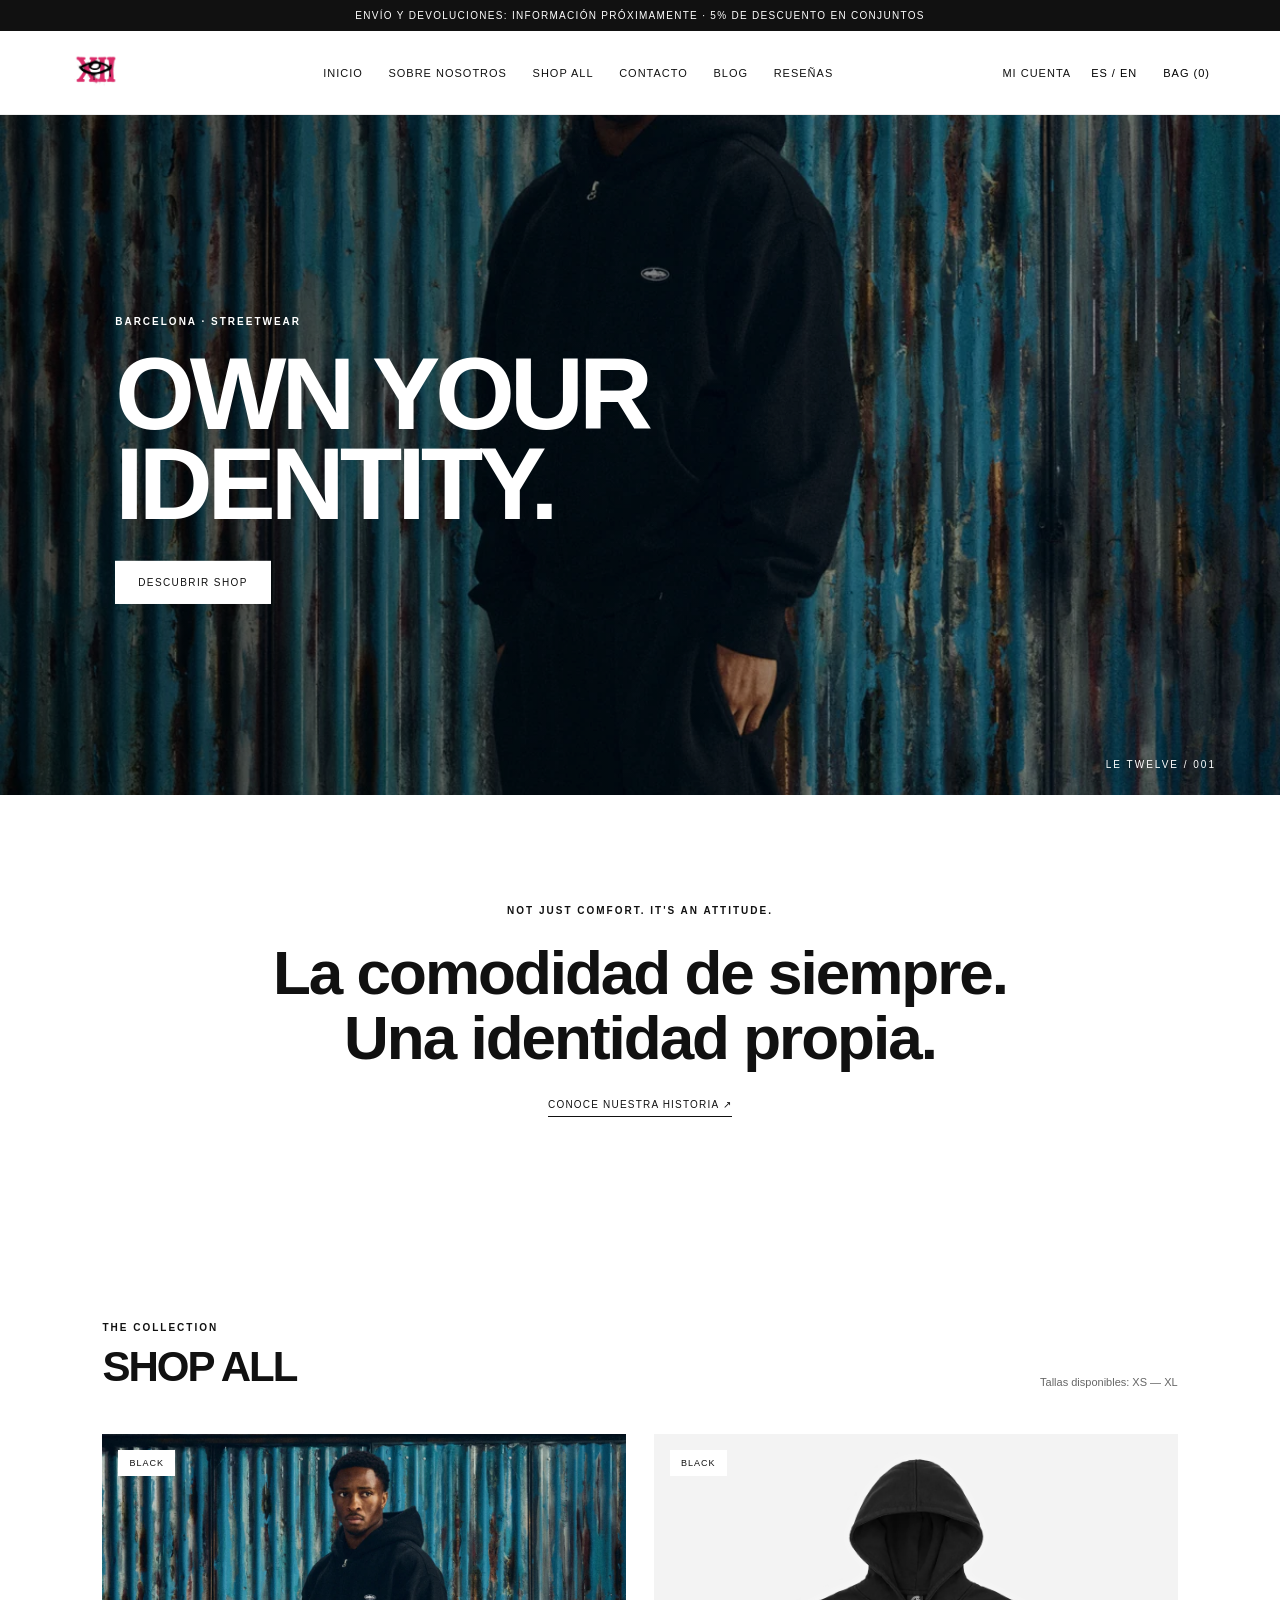
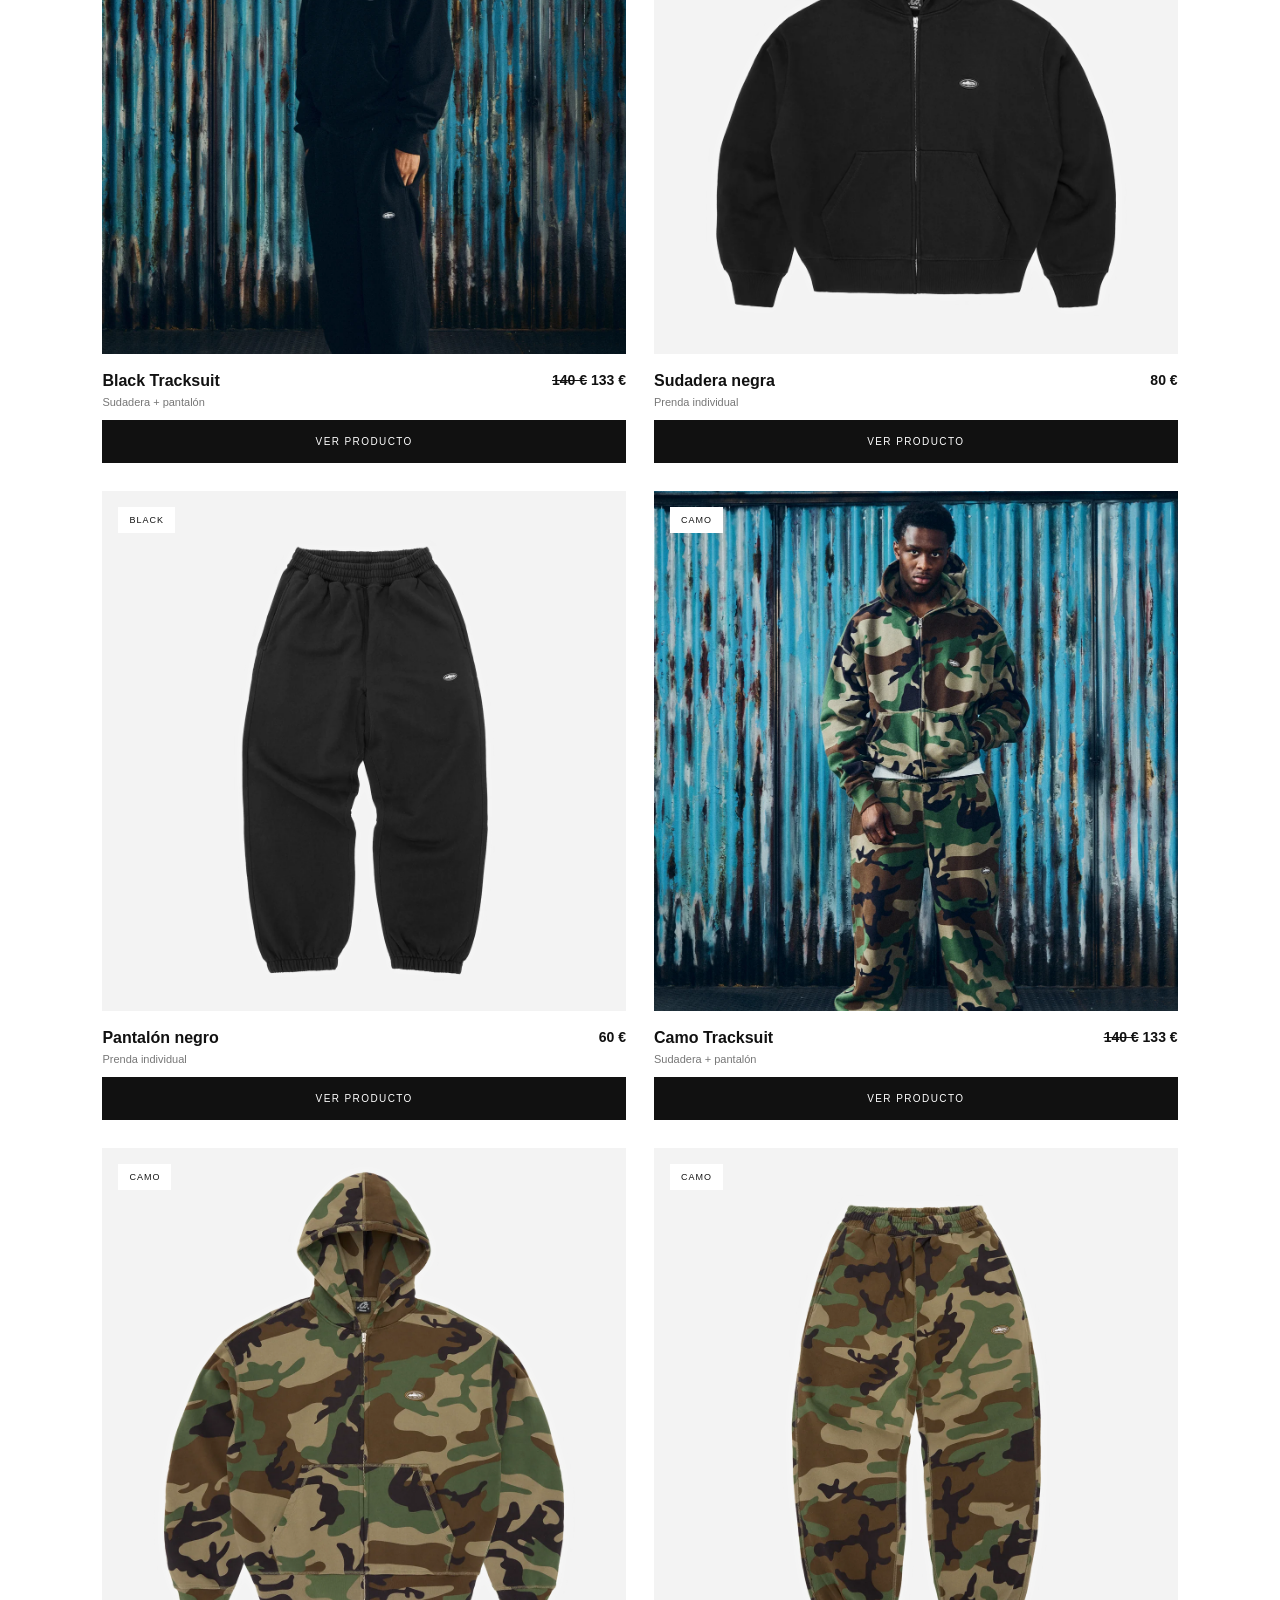
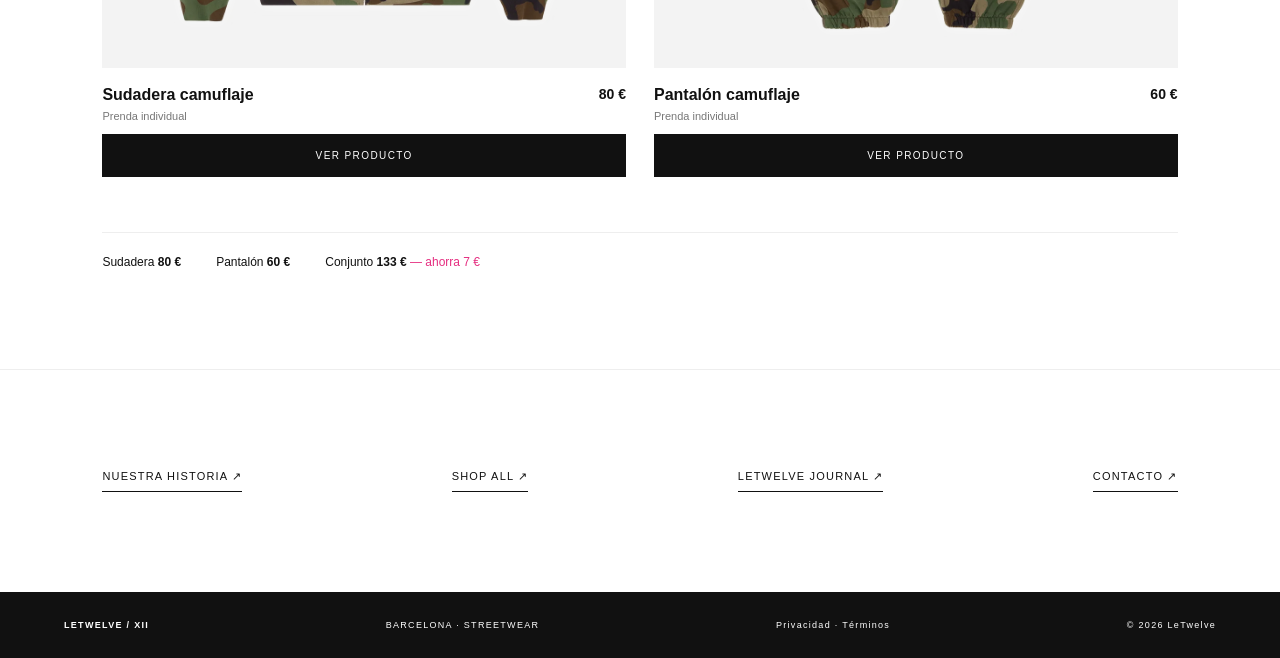
<file: index.html>
<!doctype html>
<html lang="es">
<head>
<meta charset="utf-8"><meta name="viewport" content="width=device-width,initial-scale=1">
<meta name="theme-color" content="#ffffff"><meta name="description" content="LeTwelve — streetwear de Barcelona. Viste cómodo, viste con identidad.">
<link rel="manifest" href="manifest.webmanifest"><link rel="icon" href="assets/logo-xii.png">
<link rel="stylesheet" href="css/styles.css"><title>LeTwelve — Streetwear</title>
</head>
<body>
<div class="announcement" data-i18n="announcement">ENVÍO Y DEVOLUCIONES: INFORMACIÓN PRÓXIMAMENTE · 5% DE DESCUENTO EN CONJUNTOS</div>
<header class="header">
  <button class="menu-toggle" type="button" aria-label="Abrir menú" aria-expanded="false">☰</button>
  <a class="brand" href="index.html"><img src="assets/logo-xii.png" alt="LeTwelve"></a>
  <nav class="nav" id="nav" aria-label="Navegación principal">
    <a href="index.html" data-i18n="home">Inicio</a>
    <a href="sobre-nosotros.html" data-i18n="about">Sobre nosotros</a>
    <a href="shop.html">Shop All</a>
    <a href="contacto.html" data-i18n="contact">Contacto</a>
    <a href="blog/index.html">Blog</a>
    <a href="resenas.html">Reseñas</a>
  </nav>
  <div class="header-actions">
    <a class="text-btn" href="cuenta.html">MI CUENTA</a>
    <button id="langBtn" class="text-btn" type="button">ES / EN</button>
    <button id="cartOpen" class="text-btn cart-link" type="button">BAG (<span id="cartCount">0</span>)</button>
  </div>
</header>
<main>
<section class="hero" id="inicio">
  <img src="assets/black-model.png" alt="Modelo con conjunto negro LeTwelve" class="hero-img">
  <div class="hero-shade"></div><div class="hero-copy"><p class="eyebrow">BARCELONA · STREETWEAR</p><h1>OWN YOUR<br>IDENTITY.</h1><a class="button button-light" href="shop.html" data-i18n="shopNow">DESCUBRIR SHOP</a></div>
  <div class="hero-index">LE TWELVE / 001</div>
</section>
<section class="intro section-pad"><p class="eyebrow">NOT JUST COMFORT. IT'S AN ATTITUDE.</p><h2 data-i18n="intro">La comodidad de siempre.<br>Una identidad propia.</h2><a class="underlink" href="sobre-nosotros.html" data-i18n="ourStory">CONOCE NUESTRA HISTORIA ↗</a></section>
<section class="shop section-pad" id="shop"><div class="section-heading"><div><p class="eyebrow">THE COLLECTION</p><h2>SHOP ALL</h2></div><p data-i18n="sizes">Tallas disponibles: XS — XL</p></div><div class="products"><article class="product-card"><a class="product-link" href="producto.html?id=black-set"><div class="product-image"><img src="assets/black-model.png" alt="Black Tracksuit"><span class="tag">BLACK</span></div><div class="product-meta"><div><h3>Black Tracksuit</h3><p>Sudadera + pantalón</p></div><strong><del>140 €</del> 133 €</strong></div></a><a class="button product-view-button" href="producto.html?id=black-set" data-i18n="viewProduct">VER PRODUCTO</a></article><article class="product-card"><a class="product-link" href="producto.html?id=black-hoodie"><div class="product-image"><img src="assets/black-hoodie.png" alt="Sudadera negra"><span class="tag">BLACK</span></div><div class="product-meta"><div><h3>Sudadera negra</h3><p>Prenda individual</p></div><strong>80 €</strong></div></a><a class="button product-view-button" href="producto.html?id=black-hoodie" data-i18n="viewProduct">VER PRODUCTO</a></article><article class="product-card"><a class="product-link" href="producto.html?id=black-pants"><div class="product-image"><img src="assets/black-pants.png" alt="Pantalón negro"><span class="tag">BLACK</span></div><div class="product-meta"><div><h3>Pantalón negro</h3><p>Prenda individual</p></div><strong>60 €</strong></div></a><a class="button product-view-button" href="producto.html?id=black-pants" data-i18n="viewProduct">VER PRODUCTO</a></article><article class="product-card"><a class="product-link" href="producto.html?id=camo-set"><div class="product-image"><img src="assets/camo-model.png" alt="Camo Tracksuit"><span class="tag">CAMO</span></div><div class="product-meta"><div><h3>Camo Tracksuit</h3><p>Sudadera + pantalón</p></div><strong><del>140 €</del> 133 €</strong></div></a><a class="button product-view-button" href="producto.html?id=camo-set" data-i18n="viewProduct">VER PRODUCTO</a></article><article class="product-card"><a class="product-link" href="producto.html?id=camo-hoodie"><div class="product-image"><img src="assets/camo-hoodie.png" alt="Sudadera camuflaje"><span class="tag">CAMO</span></div><div class="product-meta"><div><h3>Sudadera camuflaje</h3><p>Prenda individual</p></div><strong>80 €</strong></div></a><a class="button product-view-button" href="producto.html?id=camo-hoodie" data-i18n="viewProduct">VER PRODUCTO</a></article><article class="product-card"><a class="product-link" href="producto.html?id=camo-pants"><div class="product-image"><img src="assets/camo-pants.png" alt="Pantalón camuflaje"><span class="tag">CAMO</span></div><div class="product-meta"><div><h3>Pantalón camuflaje</h3><p>Prenda individual</p></div><strong>60 €</strong></div></a><a class="button product-view-button" href="producto.html?id=camo-pants" data-i18n="viewProduct">VER PRODUCTO</a></article></div><div class="price-info"><span>Sudadera <b>80 €</b></span><span>Pantalón <b>60 €</b></span><span>Conjunto <b>133 €</b> <em>— ahorra 7 €</em></span></div></section>
<section class="home-links section-pad"><a href="sobre-nosotros.html">NUESTRA HISTORIA ↗</a><a href="shop.html">SHOP ALL ↗</a><a href="blog/index.html">LETWELVE JOURNAL ↗</a><a href="contacto.html">CONTACTO ↗</a></section>
</main>
<footer><a href="index.html" class="footer-brand">LETWELVE / XII</a><span>BARCELONA · STREETWEAR</span><span><a href="privacidad.html">Privacidad</a> · <a href="terminos.html">Términos</a></span><span>© <span id="year"></span> LeTwelve</span></footer>
<div class="drawer-backdrop" id="backdrop"></div><aside class="cart-drawer" id="cartDrawer" aria-label="Carrito"><div class="drawer-head"><h2>YOUR BAG</h2><button id="cartClose" aria-label="Cerrar">✕</button></div><div id="cartItems" class="cart-items"><p class="empty">Tu carrito está vacío.</p></div><div class="drawer-bottom"><div class="subtotal"><span>Subtotal</span><b id="subtotal">0 €</b></div><p class="tiny">El descuento del 5% se aplica al comprar sudadera y pantalón juntos en una misma talla.</p><button id="checkout" class="button">CONTINUAR AL PAGO</button><small>El pago externo aún no está configurado.</small></div></aside>
<div class="popup-overlay" id="discountPopup" role="dialog" aria-modal="true" aria-labelledby="leadTitle"><div class="popup"><button class="popup-close" id="popupClose" aria-label="Cerrar">×</button><p class="eyebrow">WELCOME TO LETWELVE</p><h2 id="leadTitle">GET 10% OFF</h2><p>Déjanos tu nombre y correo y consigue un 10% de descuento en tu primera compra.</p><form id="leadMagnetForm" class="lead-form"><label>Nombre<input name="name" autocomplete="given-name" placeholder="Tu nombre" required></label><label>Correo electrónico<input name="email" type="email" autocomplete="email" placeholder="tu@email.com" required></label><label class="lead-consent"><input type="checkbox" required> Acepto recibir comunicaciones comerciales de LeTwelve.</label><button class="button" type="submit">CONSEGUIR MI 10%</button></form><small>Al registrarte, aceptas recibir comunicaciones comerciales de LeTwelve. Puedes darte de baja cuando quieras.</small></div></div>
<script src="js/app.js"></script>
<script src="js/i18n.js"></script></body></html>
</file>
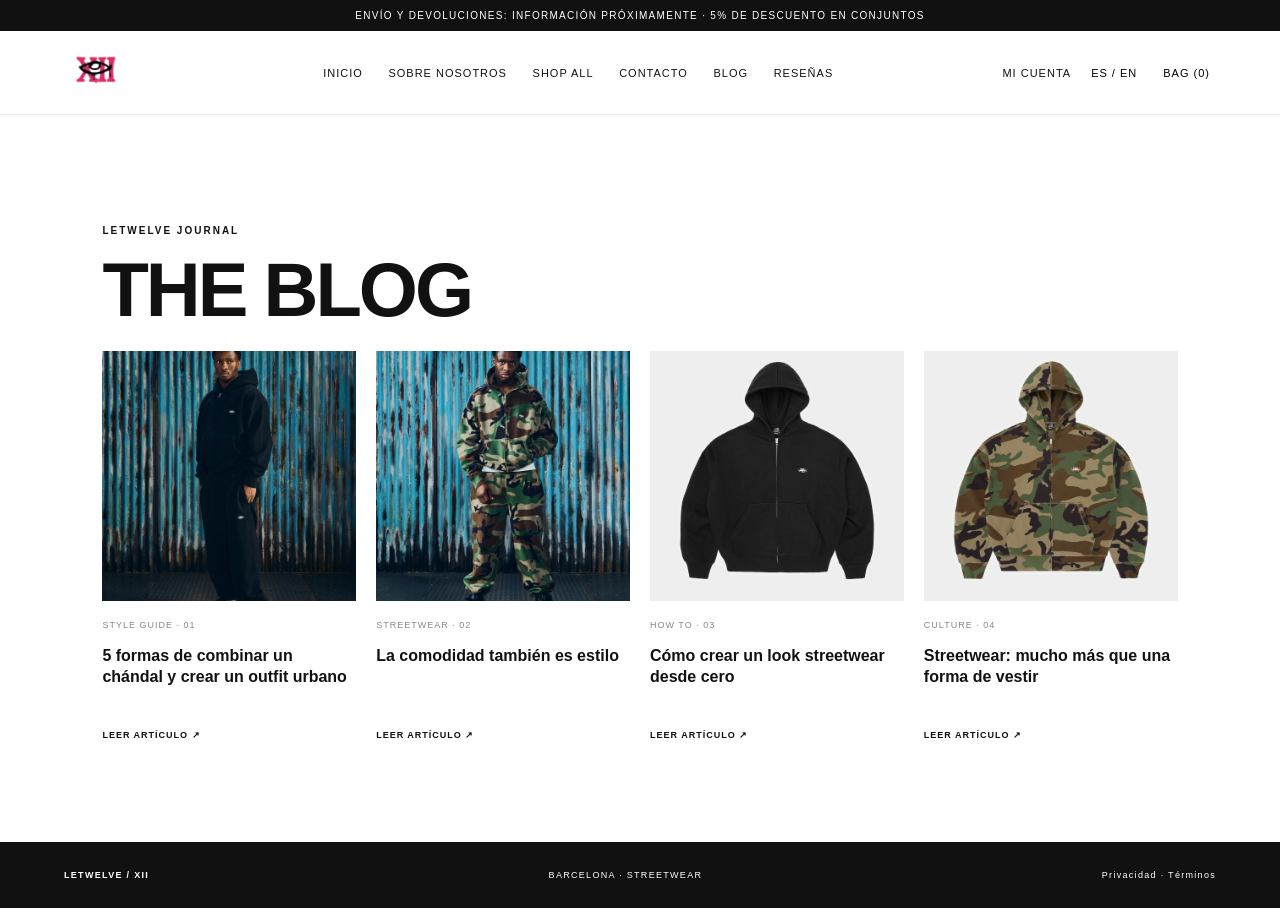
<file: blog/index.html>
<!doctype html><html lang="es"><head><meta charset="utf-8"><meta name="viewport" content="width=device-width,initial-scale=1"><link rel="stylesheet" href="../css/styles.css"><title>Blog — LeTwelve</title></head><body><div class="announcement" data-i18n="announcement">ENVÍO Y DEVOLUCIONES: INFORMACIÓN PRÓXIMAMENTE · 5% DE DESCUENTO EN CONJUNTOS</div>
<header class="header">
  <button class="menu-toggle" type="button" aria-label="Abrir menú" aria-expanded="false">☰</button>
  <a class="brand" href="../index.html"><img src="../assets/logo-xii.png" alt="LeTwelve"></a>
  <nav class="nav" id="nav" aria-label="Navegación principal">
    <a href="../index.html" data-i18n="home">Inicio</a>
    <a href="../sobre-nosotros.html" data-i18n="about">Sobre nosotros</a>
    <a href="../shop.html">Shop All</a>
    <a href="../contacto.html" data-i18n="contact">Contacto</a>
    <a href="../blog/index.html">Blog</a>
    <a href="../resenas.html">Reseñas</a>
  </nav>
  <div class="header-actions">
    <a class="text-btn" href="../cuenta.html">MI CUENTA</a>
    <button id="langBtn" class="text-btn" type="button">ES / EN</button>
    <button id="cartOpen" class="text-btn cart-link" type="button">BAG (<span id="cartCount">0</span>)</button>
  </div>
</header><main class="section-pad"><p class="eyebrow">LETWELVE JOURNAL</p><h1 class="page-title">THE BLOG</h1><div class="blog-grid"><a class="blog-card" href="combinar-chandal.html"><img src="../assets/black-model.png"><span>STYLE GUIDE · 01</span><h3>5 formas de combinar un chándal y crear un outfit urbano</h3><b>LEER ARTÍCULO ↗</b></a><a class="blog-card" href="comodidad-estilo.html"><img src="../assets/camo-model.png"><span>STREETWEAR · 02</span><h3>La comodidad también es estilo</h3><b>LEER ARTÍCULO ↗</b></a><a class="blog-card" href="look-streetwear.html"><img src="../assets/black-hoodie.png"><span>HOW TO · 03</span><h3>Cómo crear un look streetwear desde cero</h3><b>LEER ARTÍCULO ↗</b></a><a class="blog-card" href="cultura-streetwear.html"><img src="../assets/camo-hoodie.png"><span>CULTURE · 04</span><h3>Streetwear: mucho más que una forma de vestir</h3><b>LEER ARTÍCULO ↗</b></a></div></main><div class="drawer-backdrop" id="backdrop"></div><aside class="cart-drawer" id="cartDrawer" aria-label="Carrito"><div class="drawer-head"><h2>YOUR BAG</h2><button id="cartClose" type="button" aria-label="Cerrar">✕</button></div><div id="cartItems" class="cart-items"><p class="empty">Tu carrito está vacío.</p></div><div class="drawer-bottom"><div class="subtotal"><span>Subtotal</span><b id="subtotal">0 €</b></div><p class="tiny">El descuento del 5% se aplica al comprar sudadera y pantalón juntos en una misma talla.</p><button id="checkout" class="button" type="button">CONTINUAR AL PAGO</button><small>El pago externo aún no está configurado.</small></div></aside>
<footer><a href="../index.html" class="footer-brand">LETWELVE / XII</a><span>BARCELONA · STREETWEAR</span><span><a href="../privacidad.html">Privacidad</a> · <a href="../terminos.html">Términos</a></span></footer><script src="../js/i18n.js"></script><script src="../js/app.js"></script>
</body></html>
</file>
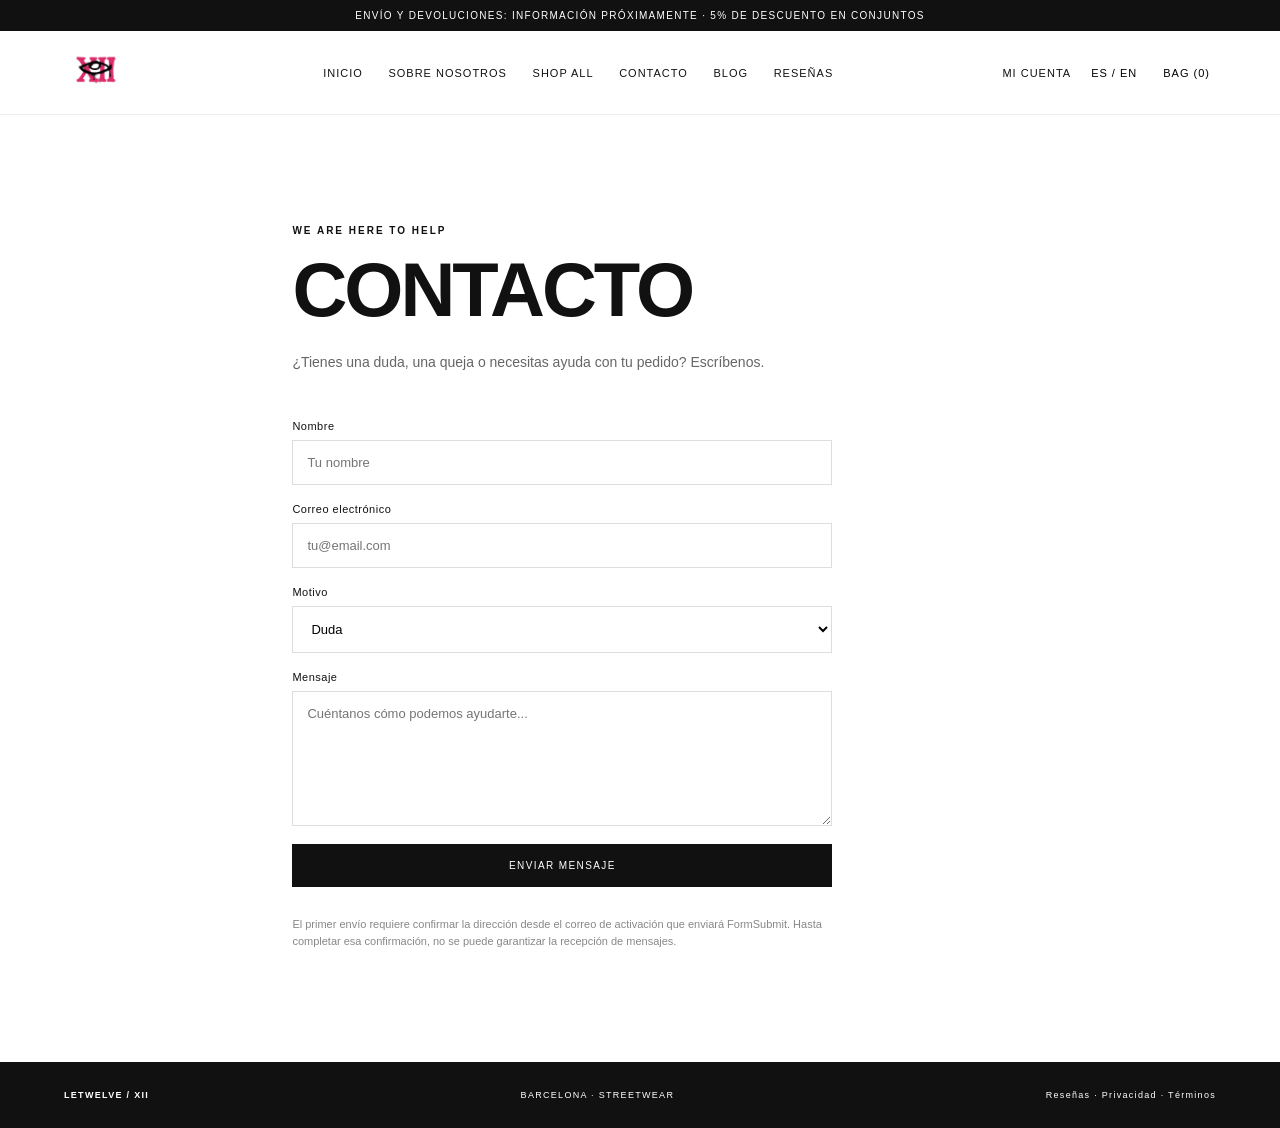
<file: contacto.html>
<!doctype html><html lang="es"><head><meta charset="utf-8"><meta name="viewport" content="width=device-width,initial-scale=1"><link rel="stylesheet" href="css/styles.css"><title>Contacto — LeTwelve</title></head><body><div class="announcement" data-i18n="announcement">ENVÍO Y DEVOLUCIONES: INFORMACIÓN PRÓXIMAMENTE · 5% DE DESCUENTO EN CONJUNTOS</div>
<header class="header">
  <button class="menu-toggle" type="button" aria-label="Abrir menú" aria-expanded="false">☰</button>
  <a class="brand" href="index.html"><img src="assets/logo-xii.png" alt="LeTwelve"></a>
  <nav class="nav" id="nav" aria-label="Navegación principal">
    <a href="index.html" data-i18n="home">Inicio</a>
    <a href="sobre-nosotros.html" data-i18n="about">Sobre nosotros</a>
    <a href="shop.html">Shop All</a>
    <a href="contacto.html" data-i18n="contact">Contacto</a>
    <a href="blog/index.html">Blog</a>
    <a href="resenas.html">Reseñas</a>
  </nav>
  <div class="header-actions">
    <a class="text-btn" href="cuenta.html">MI CUENTA</a>
    <button id="langBtn" class="text-btn" type="button">ES / EN</button>
    <button id="cartOpen" class="text-btn cart-link" type="button">BAG (<span id="cartCount">0</span>)</button>
  </div>
</header><main class="section-pad contact-page"><p class="eyebrow">WE ARE HERE TO HELP</p><h1 class="page-title">CONTACTO</h1><p class="shop-intro">¿Tienes una duda, una queja o necesitas ayuda con tu pedido? Escríbenos.</p><form action="https://formsubmit.co/12letwelve12@gmail.com" method="POST" class="contact-form"><input type="hidden" name="_subject" value="Nuevo mensaje desde la web LeTwelve"><input type="hidden" name="_captcha" value="true"><input type="hidden" name="_template" value="table"><label>Nombre<input name="name" required placeholder="Tu nombre"></label><label>Correo electrónico<input name="email" type="email" required placeholder="tu@email.com"></label><label>Motivo<select name="reason"><option>Duda</option><option>Queja</option><option>Pedido</option><option>Otro</option></select></label><label>Mensaje<textarea name="message" rows="7" required placeholder="Cuéntanos cómo podemos ayudarte..."></textarea></label><button class="button" type="submit">ENVIAR MENSAJE</button><p class="form-note">El primer envío requiere confirmar la dirección desde el correo de activación que enviará FormSubmit. Hasta completar esa confirmación, no se puede garantizar la recepción de mensajes.</p></form></main><div class="drawer-backdrop" id="backdrop"></div><aside class="cart-drawer" id="cartDrawer" aria-label="Carrito"><div class="drawer-head"><h2>YOUR BAG</h2><button id="cartClose" type="button" aria-label="Cerrar">✕</button></div><div id="cartItems" class="cart-items"><p class="empty">Tu carrito está vacío.</p></div><div class="drawer-bottom"><div class="subtotal"><span>Subtotal</span><b id="subtotal">0 €</b></div><p class="tiny">El descuento del 5% se aplica al comprar sudadera y pantalón juntos en una misma talla.</p><button id="checkout" class="button" type="button">CONTINUAR AL PAGO</button><small>El pago externo aún no está configurado.</small></div></aside>
<footer><a href="index.html" class="footer-brand">LETWELVE / XII</a><span>BARCELONA · STREETWEAR</span><span><a href="resenas.html">Reseñas</a> · <a href="privacidad.html">Privacidad</a> · <a href="terminos.html">Términos</a></span></footer><script src="js/i18n.js"></script><script src="js/app.js"></script>
</body></html>
</file>
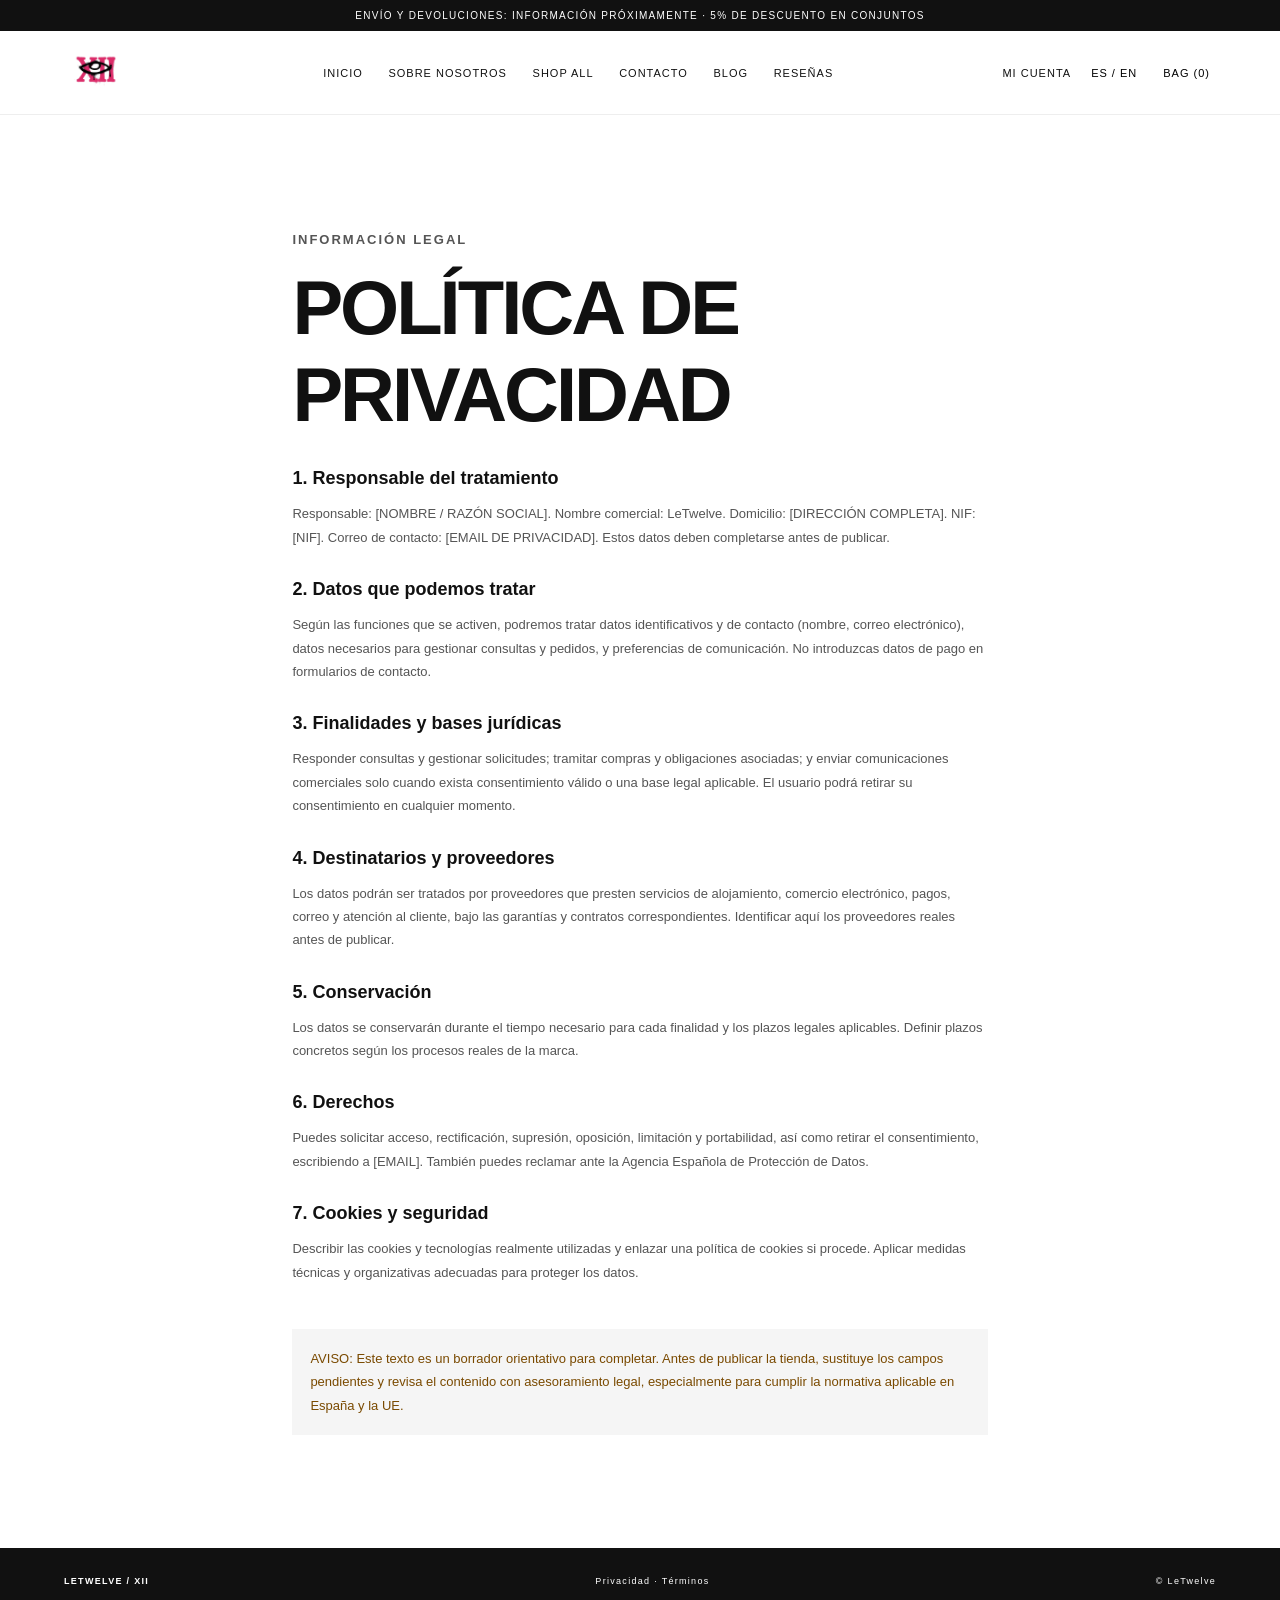
<file: privacidad.html>
<!doctype html><html lang="es"><head><meta charset="utf-8"><meta name="viewport" content="width=device-width,initial-scale=1"><link rel="stylesheet" href="css/styles.css"><title>POLÍTICA DE PRIVACIDAD — LeTwelve</title></head><body><div class="announcement" data-i18n="announcement">ENVÍO Y DEVOLUCIONES: INFORMACIÓN PRÓXIMAMENTE · 5% DE DESCUENTO EN CONJUNTOS</div>
<header class="header">
  <button class="menu-toggle" type="button" aria-label="Abrir menú" aria-expanded="false">☰</button>
  <a class="brand" href="index.html"><img src="assets/logo-xii.png" alt="LeTwelve"></a>
  <nav class="nav" id="nav" aria-label="Navegación principal">
    <a href="index.html" data-i18n="home">Inicio</a>
    <a href="sobre-nosotros.html" data-i18n="about">Sobre nosotros</a>
    <a href="shop.html">Shop All</a>
    <a href="contacto.html" data-i18n="contact">Contacto</a>
    <a href="blog/index.html">Blog</a>
    <a href="resenas.html">Reseñas</a>
  </nav>
  <div class="header-actions">
    <a class="text-btn" href="cuenta.html">MI CUENTA</a>
    <button id="langBtn" class="text-btn" type="button">ES / EN</button>
    <button id="cartOpen" class="text-btn cart-link" type="button">BAG (<span id="cartCount">0</span>)</button>
  </div>
</header><main class="section-pad legal-page"><p class="eyebrow">INFORMACIÓN LEGAL</p><h1 class="page-title">POLÍTICA DE PRIVACIDAD</h1><h2>1. Responsable del tratamiento</h2><p>Responsable: [NOMBRE / RAZÓN SOCIAL]. Nombre comercial: LeTwelve. Domicilio: [DIRECCIÓN COMPLETA]. NIF: [NIF]. Correo de contacto: [EMAIL DE PRIVACIDAD]. Estos datos deben completarse antes de publicar.</p><h2>2. Datos que podemos tratar</h2><p>Según las funciones que se activen, podremos tratar datos identificativos y de contacto (nombre, correo electrónico), datos necesarios para gestionar consultas y pedidos, y preferencias de comunicación. No introduzcas datos de pago en formularios de contacto.</p><h2>3. Finalidades y bases jurídicas</h2><p>Responder consultas y gestionar solicitudes; tramitar compras y obligaciones asociadas; y enviar comunicaciones comerciales solo cuando exista consentimiento válido o una base legal aplicable. El usuario podrá retirar su consentimiento en cualquier momento.</p><h2>4. Destinatarios y proveedores</h2><p>Los datos podrán ser tratados por proveedores que presten servicios de alojamiento, comercio electrónico, pagos, correo y atención al cliente, bajo las garantías y contratos correspondientes. Identificar aquí los proveedores reales antes de publicar.</p><h2>5. Conservación</h2><p>Los datos se conservarán durante el tiempo necesario para cada finalidad y los plazos legales aplicables. Definir plazos concretos según los procesos reales de la marca.</p><h2>6. Derechos</h2><p>Puedes solicitar acceso, rectificación, supresión, oposición, limitación y portabilidad, así como retirar el consentimiento, escribiendo a [EMAIL]. También puedes reclamar ante la Agencia Española de Protección de Datos.</p><h2>7. Cookies y seguridad</h2><p>Describir las cookies y tecnologías realmente utilizadas y enlazar una política de cookies si procede. Aplicar medidas técnicas y organizativas adecuadas para proteger los datos.</p><p class="legal-warning">AVISO: Este texto es un borrador orientativo para completar. Antes de publicar la tienda, sustituye los campos pendientes y revisa el contenido con asesoramiento legal, especialmente para cumplir la normativa aplicable en España y la UE.</p></main><div class="drawer-backdrop" id="backdrop"></div><aside class="cart-drawer" id="cartDrawer" aria-label="Carrito"><div class="drawer-head"><h2>YOUR BAG</h2><button id="cartClose" type="button" aria-label="Cerrar">✕</button></div><div id="cartItems" class="cart-items"><p class="empty">Tu carrito está vacío.</p></div><div class="drawer-bottom"><div class="subtotal"><span>Subtotal</span><b id="subtotal">0 €</b></div><p class="tiny">El descuento del 5% se aplica al comprar sudadera y pantalón juntos en una misma talla.</p><button id="checkout" class="button" type="button">CONTINUAR AL PAGO</button><small>El pago externo aún no está configurado.</small></div></aside>
<footer><a href="index.html" class="footer-brand">LETWELVE / XII</a><span><a href="privacidad.html">Privacidad</a> · <a href="terminos.html">Términos</a></span><span>© LeTwelve</span></footer><script src="js/i18n.js"></script><script src="js/app.js"></script>
</body></html>
</file>
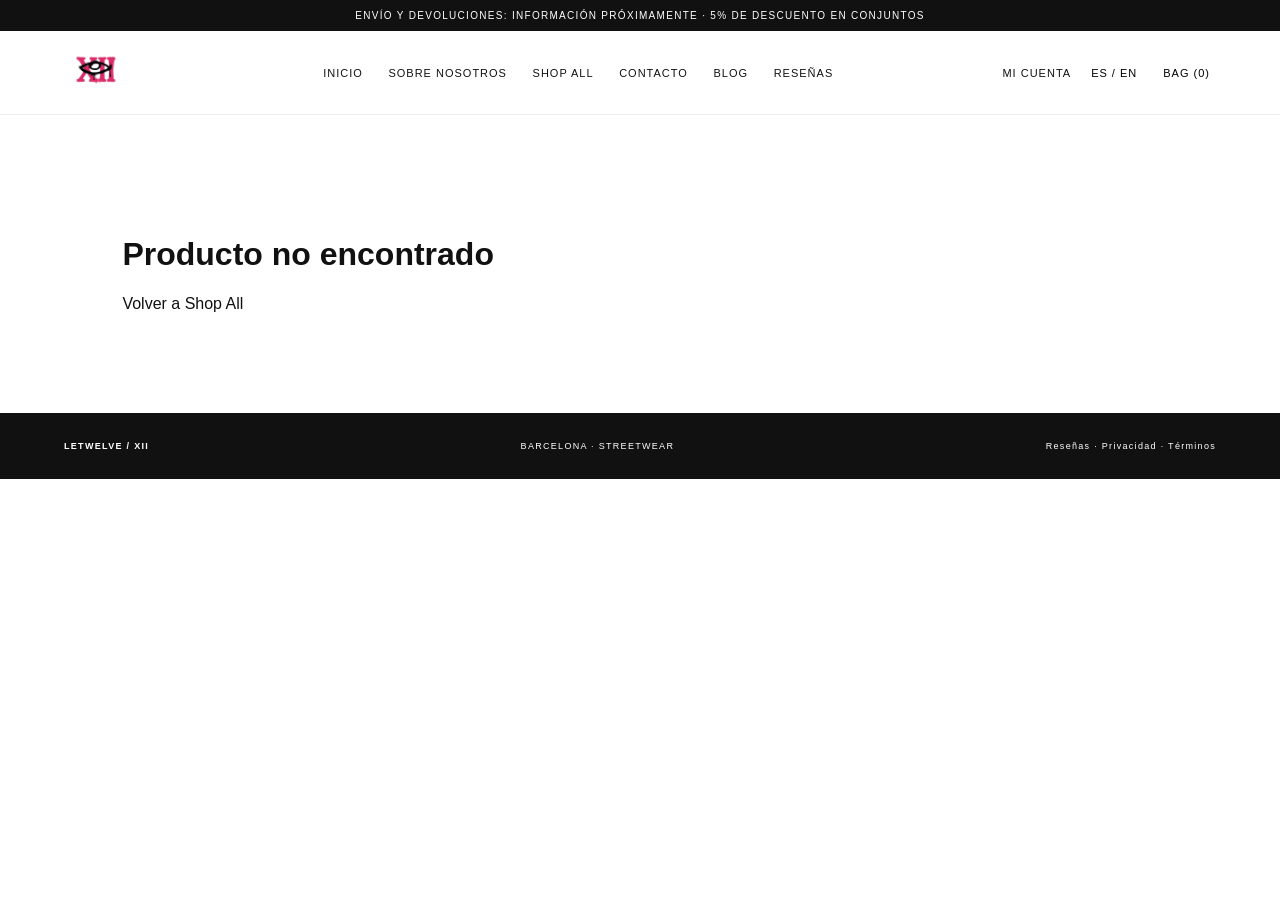
<file: producto.html>
<!doctype html><html lang="es"><head><meta charset="utf-8"><meta name="viewport" content="width=device-width,initial-scale=1"><link rel="stylesheet" href="css/styles.css"><title>Producto — LeTwelve</title></head><body><div class="announcement" data-i18n="announcement">ENVÍO Y DEVOLUCIONES: INFORMACIÓN PRÓXIMAMENTE · 5% DE DESCUENTO EN CONJUNTOS</div>
<header class="header">
  <button class="menu-toggle" type="button" aria-label="Abrir menú" aria-expanded="false">☰</button>
  <a class="brand" href="index.html"><img src="assets/logo-xii.png" alt="LeTwelve"></a>
  <nav class="nav" id="nav" aria-label="Navegación principal">
    <a href="index.html" data-i18n="home">Inicio</a>
    <a href="sobre-nosotros.html" data-i18n="about">Sobre nosotros</a>
    <a href="shop.html">Shop All</a>
    <a href="contacto.html" data-i18n="contact">Contacto</a>
    <a href="blog/index.html">Blog</a>
    <a href="resenas.html">Reseñas</a>
  </nav>
  <div class="header-actions">
    <a class="text-btn" href="cuenta.html">MI CUENTA</a>
    <button id="langBtn" class="text-btn" type="button">ES / EN</button>
    <button id="cartOpen" class="text-btn cart-link" type="button">BAG (<span id="cartCount">0</span>)</button>
  </div>
</header><main class="section-pad product-detail" id="productDetail"><p><a href="shop.html">← VOLVER A SHOP ALL</a></p><div class="product-detail-grid"><div class="product-detail-image"><img id="detailImage" src="" alt=""></div><div class="product-detail-info"><p class="eyebrow" id="detailTag">LETWELVE / XII</p><h1 class="page-title" id="detailName">Producto</h1><div class="detail-price" id="detailPrice"></div><p id="detailDescription" class="shop-intro"></p><p id="detailNote" class="product-note"></p><label for="detailSize">Selecciona tu talla</label><select id="detailSize" class="detail-size"><option value="">Selecciona talla</option><option>XS</option><option>S</option><option>M</option><option>L</option><option>XL</option></select><label for="detailQty">Cantidad</label><input id="detailQty" type="number" min="1" max="10" value="1" class="detail-qty"><button id="detailAdd" class="button">AÑADIR A LA BOLSA</button><p id="detailMessage" class="form-note" aria-live="polite"></p><div class="detail-extra"><p><b>Tallas:</b> XS, S, M, L y XL.</p><p><b>Envíos y devoluciones:</b> información pendiente de confirmar por LeTwelve.</p></div></div></div></main><footer><a href="index.html" class="footer-brand">LETWELVE / XII</a><span>BARCELONA · STREETWEAR</span><span><a href="resenas.html">Reseñas</a> · <a href="privacidad.html">Privacidad</a> · <a href="terminos.html">Términos</a></span></footer><div class="drawer-backdrop" id="backdrop"></div><aside class="cart-drawer" id="cartDrawer"><div class="drawer-head"><h2>YOUR BAG</h2><button id="cartClose">✕</button></div><div id="cartItems" class="cart-items"></div><div class="drawer-bottom"><div class="subtotal"><span>Subtotal</span><b id="subtotal">0 €</b></div><button id="checkout" class="button">CONTINUAR AL PAGO</button><small>Checkout externo pendiente de conectar.</small></div></aside><script src="js/app.js"></script><script src="js/product.js"></script><script src="js/i18n.js"></script></body></html>
</file>
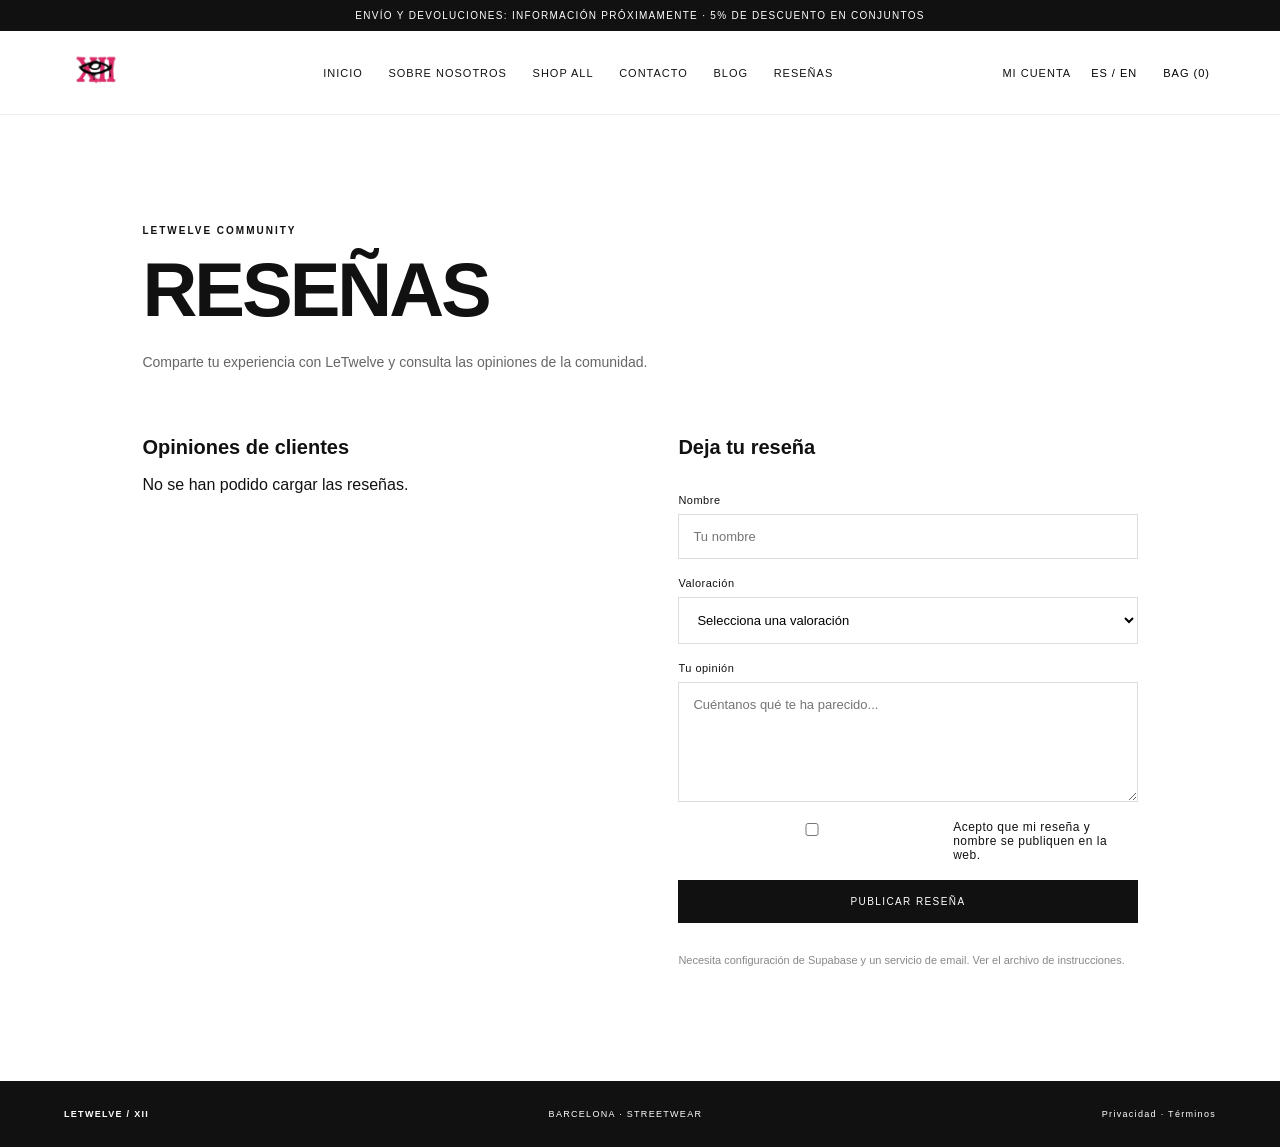
<file: resenas.html>
<!doctype html><html lang="es"><head><meta charset="utf-8"><meta name="viewport" content="width=device-width,initial-scale=1"><link rel="stylesheet" href="css/styles.css"><title>Reseñas — LeTwelve</title></head><body><div class="announcement" data-i18n="announcement">ENVÍO Y DEVOLUCIONES: INFORMACIÓN PRÓXIMAMENTE · 5% DE DESCUENTO EN CONJUNTOS</div>
<header class="header">
  <button class="menu-toggle" type="button" aria-label="Abrir menú" aria-expanded="false">☰</button>
  <a class="brand" href="index.html"><img src="assets/logo-xii.png" alt="LeTwelve"></a>
  <nav class="nav" id="nav" aria-label="Navegación principal">
    <a href="index.html" data-i18n="home">Inicio</a>
    <a href="sobre-nosotros.html" data-i18n="about">Sobre nosotros</a>
    <a href="shop.html">Shop All</a>
    <a href="contacto.html" data-i18n="contact">Contacto</a>
    <a href="blog/index.html">Blog</a>
    <a href="resenas.html">Reseñas</a>
  </nav>
  <div class="header-actions">
    <a class="text-btn" href="cuenta.html">MI CUENTA</a>
    <button id="langBtn" class="text-btn" type="button">ES / EN</button>
    <button id="cartOpen" class="text-btn cart-link" type="button">BAG (<span id="cartCount">0</span>)</button>
  </div>
</header><main class="section-pad reviews-page"><p class="eyebrow">LETWELVE COMMUNITY</p><h1 class="page-title">RESEÑAS</h1><p class="shop-intro">Comparte tu experiencia con LeTwelve y consulta las opiniones de la comunidad.</p><div class="reviews-layout"><section><h2>Opiniones de clientes</h2><div id="reviewsList" class="reviews-list"><p class="form-note">Conecta la base de datos para mostrar reseñas a todos los visitantes.</p></div></section><section><h2>Deja tu reseña</h2><form id="reviewForm" class="contact-form"><label>Nombre<input name="name" required maxlength="60" placeholder="Tu nombre"></label><label>Valoración<select name="rating" required><option value="">Selecciona una valoración</option><option value="5">★★★★★ — 5</option><option value="4">★★★★☆ — 4</option><option value="3">★★★☆☆ — 3</option><option value="2">★★☆☆☆ — 2</option><option value="1">★☆☆☆☆ — 1</option></select></label><label>Tu opinión<textarea name="review" rows="6" required maxlength="1000" placeholder="Cuéntanos qué te ha parecido..."></textarea></label><label class="consent-line"><input type="checkbox" name="consent" required> Acepto que mi reseña y nombre se publiquen en la web.</label><button class="button" type="submit">PUBLICAR RESEÑA</button><p id="reviewMessage" class="form-note">Necesita configuración de Supabase y un servicio de email. Ver el archivo de instrucciones.</p></form></section></div></main><div class="drawer-backdrop" id="backdrop"></div><aside class="cart-drawer" id="cartDrawer" aria-label="Carrito"><div class="drawer-head"><h2>YOUR BAG</h2><button id="cartClose" type="button" aria-label="Cerrar">✕</button></div><div id="cartItems" class="cart-items"><p class="empty">Tu carrito está vacío.</p></div><div class="drawer-bottom"><div class="subtotal"><span>Subtotal</span><b id="subtotal">0 €</b></div><p class="tiny">El descuento del 5% se aplica al comprar sudadera y pantalón juntos en una misma talla.</p><button id="checkout" class="button" type="button">CONTINUAR AL PAGO</button><small>El pago externo aún no está configurado.</small></div></aside>
<footer><a href="index.html" class="footer-brand">LETWELVE / XII</a><span>BARCELONA · STREETWEAR</span><span><a href="privacidad.html">Privacidad</a> · <a href="terminos.html">Términos</a></span></footer><script src="js/config.js"></script><script src="js/reviews.js"></script><script src="js/i18n.js"></script><script src="js/app.js"></script>
</body></html>
</file>
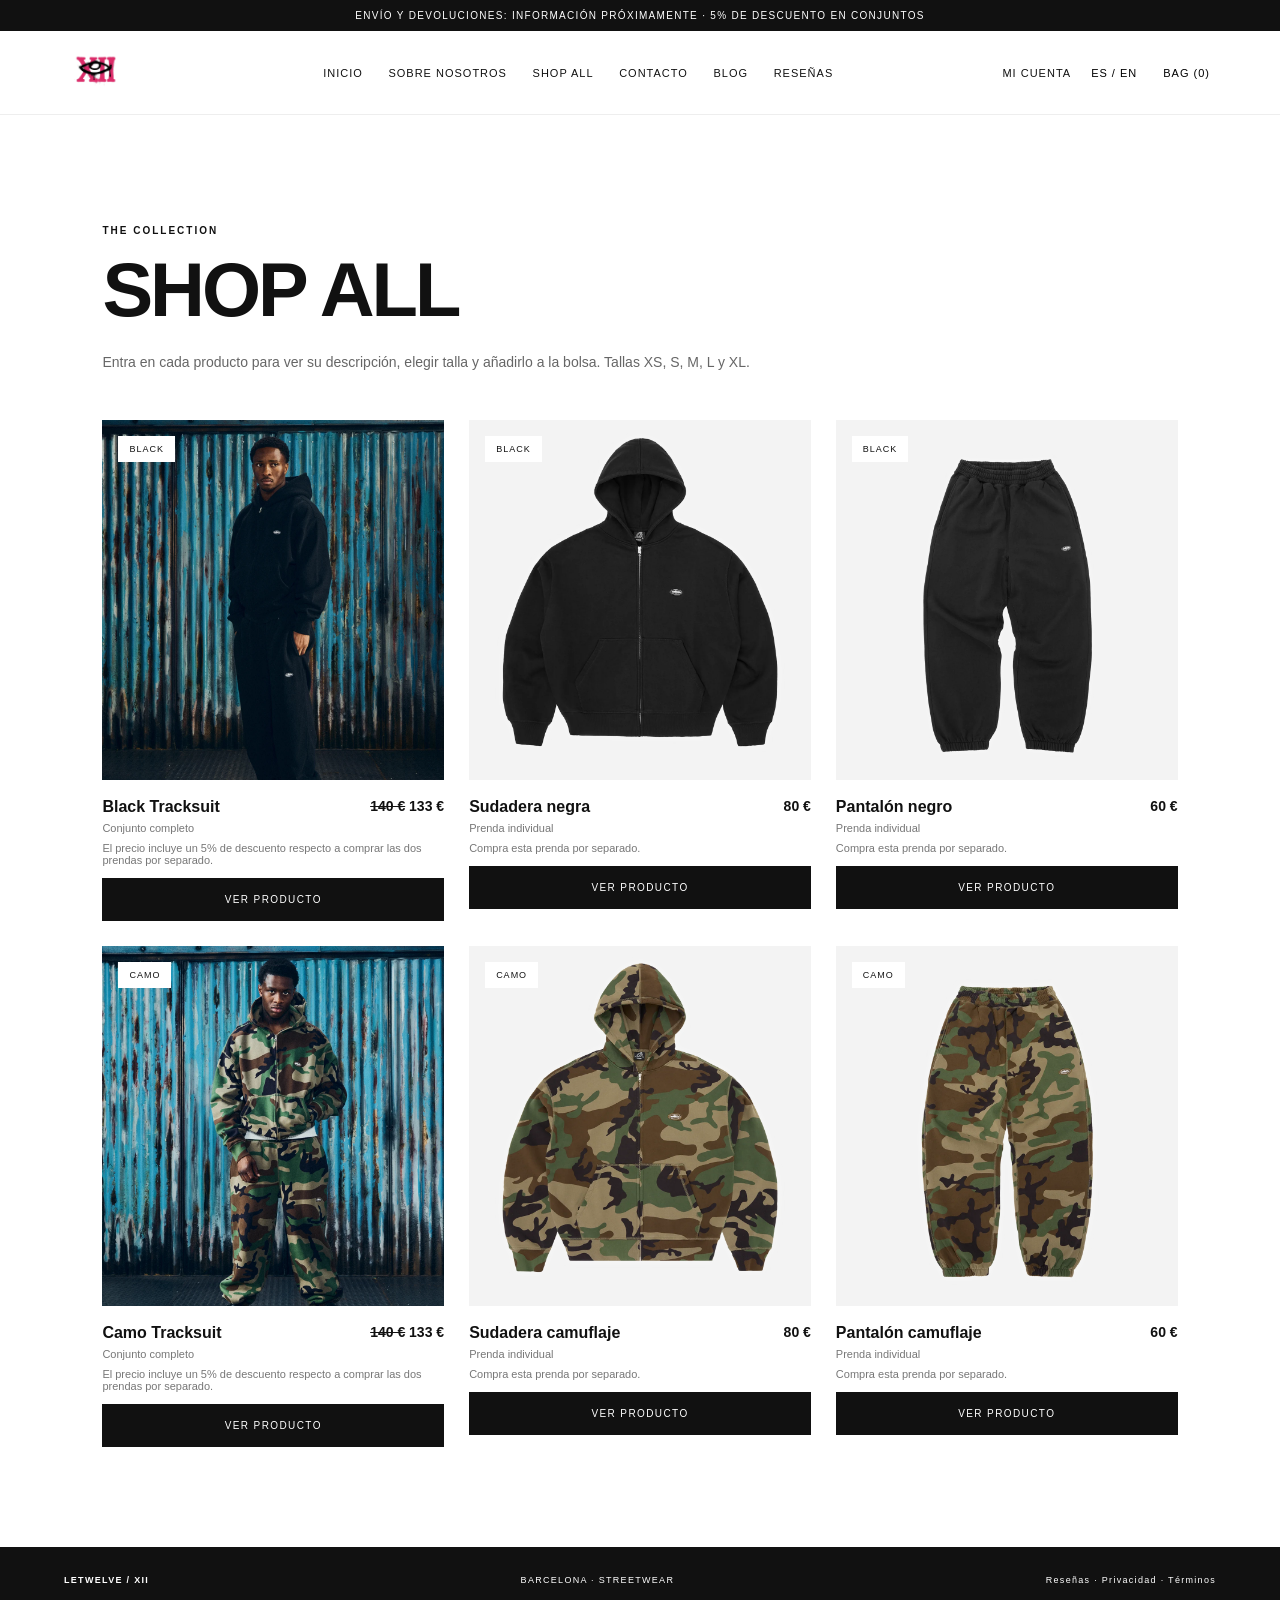
<file: shop.html>
<!doctype html><html lang="es"><head><meta charset="utf-8"><meta name="viewport" content="width=device-width,initial-scale=1"><link rel="stylesheet" href="css/styles.css"><title>Shop All — LeTwelve</title></head><body><div class="announcement" data-i18n="announcement">ENVÍO Y DEVOLUCIONES: INFORMACIÓN PRÓXIMAMENTE · 5% DE DESCUENTO EN CONJUNTOS</div>
<header class="header">
  <button class="menu-toggle" type="button" aria-label="Abrir menú" aria-expanded="false">☰</button>
  <a class="brand" href="index.html"><img src="assets/logo-xii.png" alt="LeTwelve"></a>
  <nav class="nav" id="nav" aria-label="Navegación principal">
    <a href="index.html" data-i18n="home">Inicio</a>
    <a href="sobre-nosotros.html" data-i18n="about">Sobre nosotros</a>
    <a href="shop.html">Shop All</a>
    <a href="contacto.html" data-i18n="contact">Contacto</a>
    <a href="blog/index.html">Blog</a>
    <a href="resenas.html">Reseñas</a>
  </nav>
  <div class="header-actions">
    <a class="text-btn" href="cuenta.html">MI CUENTA</a>
    <button id="langBtn" class="text-btn" type="button">ES / EN</button>
    <button id="cartOpen" class="text-btn cart-link" type="button">BAG (<span id="cartCount">0</span>)</button>
  </div>
</header><main class="section-pad"><p class="eyebrow">THE COLLECTION</p><h1 class="page-title">SHOP ALL</h1><p class="shop-intro">Entra en cada producto para ver su descripción, elegir talla y añadirlo a la bolsa. Tallas XS, S, M, L y XL.</p><div class="products shop-products"><article class="product-card"><a class="product-link" href="producto.html?id=black-set"><div class="product-image"><img src="assets/black-model.png" alt="Black Tracksuit"><span class="tag">BLACK</span></div><div class="product-meta"><div><h3>Black Tracksuit</h3><p>Conjunto completo</p></div><strong><del>140 €</del> 133 €</strong></div></a><p class="product-note">El precio incluye un 5% de descuento respecto a comprar las dos prendas por separado.</p><a class="button product-view-button" href="producto.html?id=black-set">VER PRODUCTO</a></article><article class="product-card"><a class="product-link" href="producto.html?id=black-hoodie"><div class="product-image"><img src="assets/black-hoodie.png" alt="Sudadera negra"><span class="tag">BLACK</span></div><div class="product-meta"><div><h3>Sudadera negra</h3><p>Prenda individual</p></div><strong>80 €</strong></div></a><p class="product-note">Compra esta prenda por separado.</p><a class="button product-view-button" href="producto.html?id=black-hoodie">VER PRODUCTO</a></article><article class="product-card"><a class="product-link" href="producto.html?id=black-pants"><div class="product-image"><img src="assets/black-pants.png" alt="Pantalón negro"><span class="tag">BLACK</span></div><div class="product-meta"><div><h3>Pantalón negro</h3><p>Prenda individual</p></div><strong>60 €</strong></div></a><p class="product-note">Compra esta prenda por separado.</p><a class="button product-view-button" href="producto.html?id=black-pants">VER PRODUCTO</a></article><article class="product-card"><a class="product-link" href="producto.html?id=camo-set"><div class="product-image"><img src="assets/camo-model.png" alt="Camo Tracksuit"><span class="tag">CAMO</span></div><div class="product-meta"><div><h3>Camo Tracksuit</h3><p>Conjunto completo</p></div><strong><del>140 €</del> 133 €</strong></div></a><p class="product-note">El precio incluye un 5% de descuento respecto a comprar las dos prendas por separado.</p><a class="button product-view-button" href="producto.html?id=camo-set">VER PRODUCTO</a></article><article class="product-card"><a class="product-link" href="producto.html?id=camo-hoodie"><div class="product-image"><img src="assets/camo-hoodie.png" alt="Sudadera camuflaje"><span class="tag">CAMO</span></div><div class="product-meta"><div><h3>Sudadera camuflaje</h3><p>Prenda individual</p></div><strong>80 €</strong></div></a><p class="product-note">Compra esta prenda por separado.</p><a class="button product-view-button" href="producto.html?id=camo-hoodie">VER PRODUCTO</a></article><article class="product-card"><a class="product-link" href="producto.html?id=camo-pants"><div class="product-image"><img src="assets/camo-pants.png" alt="Pantalón camuflaje"><span class="tag">CAMO</span></div><div class="product-meta"><div><h3>Pantalón camuflaje</h3><p>Prenda individual</p></div><strong>60 €</strong></div></a><p class="product-note">Compra esta prenda por separado.</p><a class="button product-view-button" href="producto.html?id=camo-pants">VER PRODUCTO</a></article></div></main><footer><a href="index.html" class="footer-brand">LETWELVE / XII</a><span>BARCELONA · STREETWEAR</span><span><a href="resenas.html">Reseñas</a> · <a href="privacidad.html">Privacidad</a> · <a href="terminos.html">Términos</a></span></footer><div class="drawer-backdrop" id="backdrop"></div><aside class="cart-drawer" id="cartDrawer"><div class="drawer-head"><h2>YOUR BAG</h2><button id="cartClose">✕</button></div><div id="cartItems" class="cart-items"></div><div class="drawer-bottom"><div class="subtotal"><span>Subtotal</span><b id="subtotal">0 €</b></div><button id="checkout" class="button">CONTINUAR AL PAGO</button><small>Checkout externo pendiente de conectar.</small></div></aside><script src="js/app.js"></script><script src="js/i18n.js"></script></body></html>
</file>
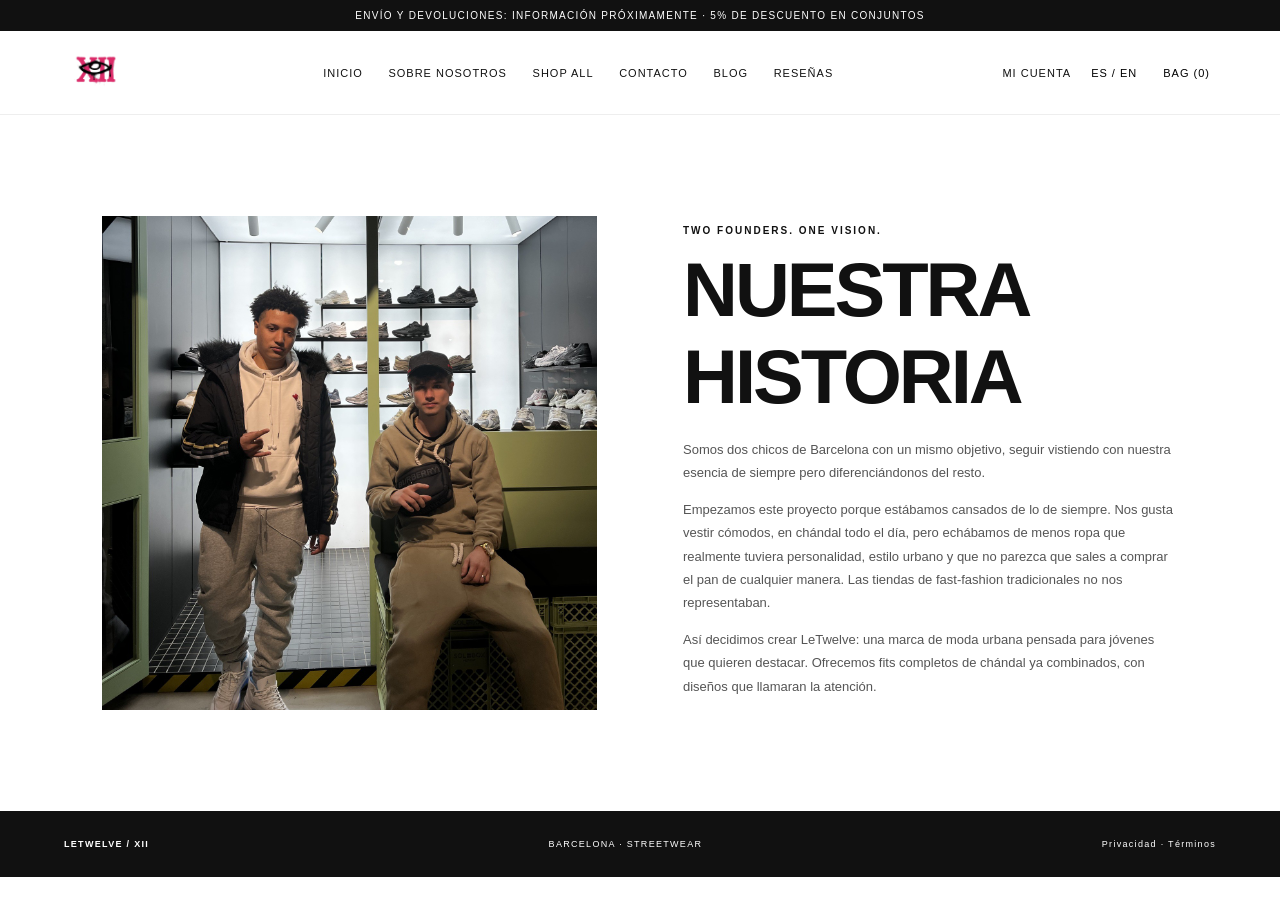
<file: sobre-nosotros.html>
<!doctype html><html lang="es"><head><meta charset="utf-8"><meta name="viewport" content="width=device-width,initial-scale=1"><link rel="stylesheet" href="css/styles.css"><title>Sobre nosotros — LeTwelve</title></head><body><div class="announcement" data-i18n="announcement">ENVÍO Y DEVOLUCIONES: INFORMACIÓN PRÓXIMAMENTE · 5% DE DESCUENTO EN CONJUNTOS</div>
<header class="header">
  <button class="menu-toggle" type="button" aria-label="Abrir menú" aria-expanded="false">☰</button>
  <a class="brand" href="index.html"><img src="assets/logo-xii.png" alt="LeTwelve"></a>
  <nav class="nav" id="nav" aria-label="Navegación principal">
    <a href="index.html" data-i18n="home">Inicio</a>
    <a href="sobre-nosotros.html" data-i18n="about">Sobre nosotros</a>
    <a href="shop.html">Shop All</a>
    <a href="contacto.html" data-i18n="contact">Contacto</a>
    <a href="blog/index.html">Blog</a>
    <a href="resenas.html">Reseñas</a>
  </nav>
  <div class="header-actions">
    <a class="text-btn" href="cuenta.html">MI CUENTA</a>
    <button id="langBtn" class="text-btn" type="button">ES / EN</button>
    <button id="cartOpen" class="text-btn cart-link" type="button">BAG (<span id="cartCount">0</span>)</button>
  </div>
</header><main class="section-pad about-page"><div class="about"><div class="about-image"><img src="assets/founders.jpg" alt="Los dos fundadores de LeTwelve"></div><div class="about-copy"><p class="eyebrow">TWO FOUNDERS. ONE VISION.</p><h1 class="page-title">NUESTRA HISTORIA</h1><p>Somos dos chicos de Barcelona con un mismo objetivo, seguir vistiendo con nuestra esencia de siempre pero diferenciándonos del resto.</p><p>Empezamos este proyecto porque estábamos cansados de lo de siempre. Nos gusta vestir cómodos, en chándal todo el día, pero echábamos de menos ropa que realmente tuviera personalidad, estilo urbano y que no parezca que sales a comprar el pan de cualquier manera. Las tiendas de fast-fashion tradicionales no nos representaban.</p><p>Así decidimos crear LeTwelve: una marca de moda urbana pensada para jóvenes que quieren destacar. Ofrecemos fits completos de chándal ya combinados, con diseños que llamaran la atención.</p></div></div></main><div class="drawer-backdrop" id="backdrop"></div><aside class="cart-drawer" id="cartDrawer" aria-label="Carrito"><div class="drawer-head"><h2>YOUR BAG</h2><button id="cartClose" type="button" aria-label="Cerrar">✕</button></div><div id="cartItems" class="cart-items"><p class="empty">Tu carrito está vacío.</p></div><div class="drawer-bottom"><div class="subtotal"><span>Subtotal</span><b id="subtotal">0 €</b></div><p class="tiny">El descuento del 5% se aplica al comprar sudadera y pantalón juntos en una misma talla.</p><button id="checkout" class="button" type="button">CONTINUAR AL PAGO</button><small>El pago externo aún no está configurado.</small></div></aside>
<footer><a href="index.html" class="footer-brand">LETWELVE / XII</a><span>BARCELONA · STREETWEAR</span><span><a href="privacidad.html">Privacidad</a> · <a href="terminos.html">Términos</a></span></footer><script src="js/i18n.js"></script><script src="js/app.js"></script>
</body></html>
</file>
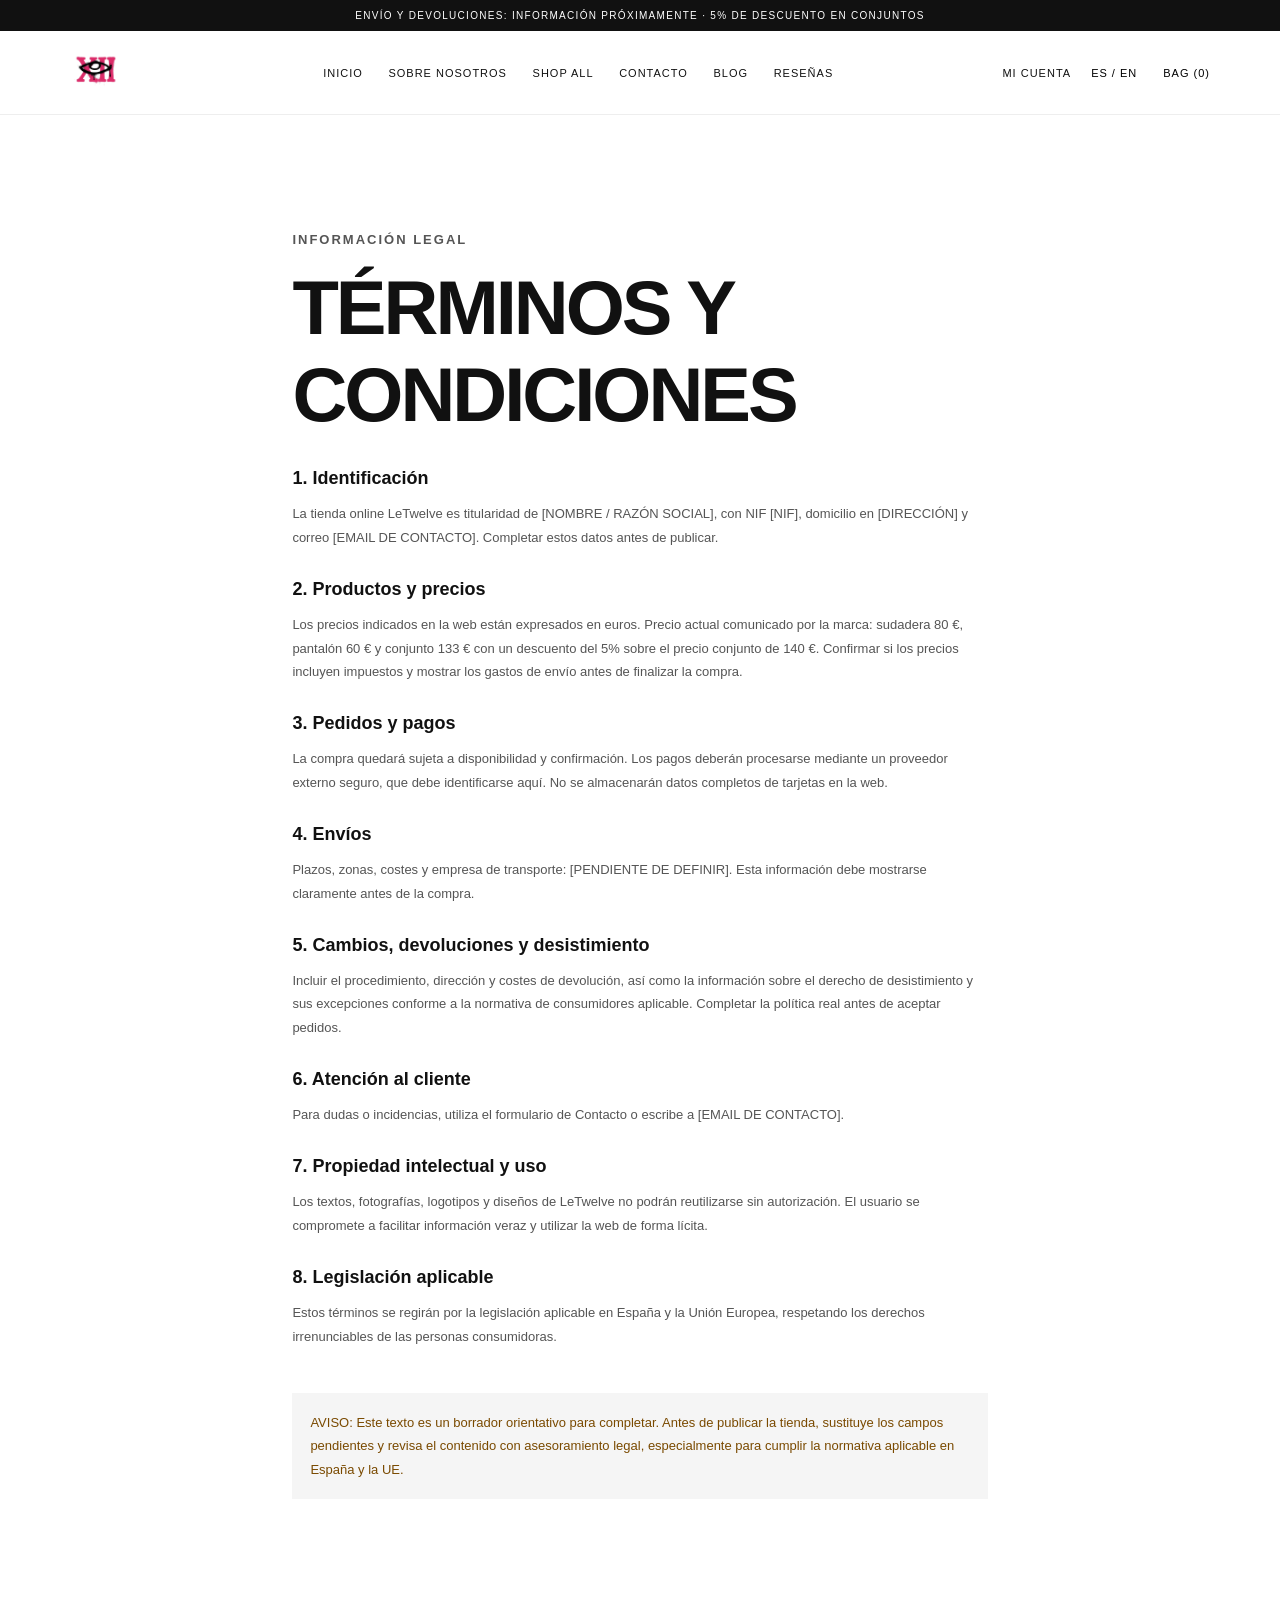
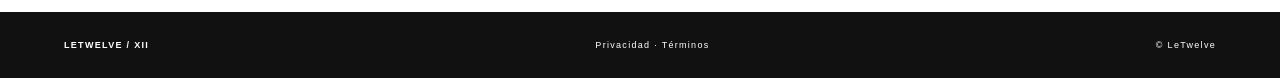
<file: terminos.html>
<!doctype html><html lang="es"><head><meta charset="utf-8"><meta name="viewport" content="width=device-width,initial-scale=1"><link rel="stylesheet" href="css/styles.css"><title>TÉRMINOS Y CONDICIONES — LeTwelve</title></head><body><div class="announcement" data-i18n="announcement">ENVÍO Y DEVOLUCIONES: INFORMACIÓN PRÓXIMAMENTE · 5% DE DESCUENTO EN CONJUNTOS</div>
<header class="header">
  <button class="menu-toggle" type="button" aria-label="Abrir menú" aria-expanded="false">☰</button>
  <a class="brand" href="index.html"><img src="assets/logo-xii.png" alt="LeTwelve"></a>
  <nav class="nav" id="nav" aria-label="Navegación principal">
    <a href="index.html" data-i18n="home">Inicio</a>
    <a href="sobre-nosotros.html" data-i18n="about">Sobre nosotros</a>
    <a href="shop.html">Shop All</a>
    <a href="contacto.html" data-i18n="contact">Contacto</a>
    <a href="blog/index.html">Blog</a>
    <a href="resenas.html">Reseñas</a>
  </nav>
  <div class="header-actions">
    <a class="text-btn" href="cuenta.html">MI CUENTA</a>
    <button id="langBtn" class="text-btn" type="button">ES / EN</button>
    <button id="cartOpen" class="text-btn cart-link" type="button">BAG (<span id="cartCount">0</span>)</button>
  </div>
</header><main class="section-pad legal-page"><p class="eyebrow">INFORMACIÓN LEGAL</p><h1 class="page-title">TÉRMINOS Y CONDICIONES</h1><h2>1. Identificación</h2><p>La tienda online LeTwelve es titularidad de [NOMBRE / RAZÓN SOCIAL], con NIF [NIF], domicilio en [DIRECCIÓN] y correo [EMAIL DE CONTACTO]. Completar estos datos antes de publicar.</p><h2>2. Productos y precios</h2><p>Los precios indicados en la web están expresados en euros. Precio actual comunicado por la marca: sudadera 80 €, pantalón 60 € y conjunto 133 € con un descuento del 5% sobre el precio conjunto de 140 €. Confirmar si los precios incluyen impuestos y mostrar los gastos de envío antes de finalizar la compra.</p><h2>3. Pedidos y pagos</h2><p>La compra quedará sujeta a disponibilidad y confirmación. Los pagos deberán procesarse mediante un proveedor externo seguro, que debe identificarse aquí. No se almacenarán datos completos de tarjetas en la web.</p><h2>4. Envíos</h2><p>Plazos, zonas, costes y empresa de transporte: [PENDIENTE DE DEFINIR]. Esta información debe mostrarse claramente antes de la compra.</p><h2>5. Cambios, devoluciones y desistimiento</h2><p>Incluir el procedimiento, dirección y costes de devolución, así como la información sobre el derecho de desistimiento y sus excepciones conforme a la normativa de consumidores aplicable. Completar la política real antes de aceptar pedidos.</p><h2>6. Atención al cliente</h2><p>Para dudas o incidencias, utiliza el formulario de Contacto o escribe a [EMAIL DE CONTACTO].</p><h2>7. Propiedad intelectual y uso</h2><p>Los textos, fotografías, logotipos y diseños de LeTwelve no podrán reutilizarse sin autorización. El usuario se compromete a facilitar información veraz y utilizar la web de forma lícita.</p><h2>8. Legislación aplicable</h2><p>Estos términos se regirán por la legislación aplicable en España y la Unión Europea, respetando los derechos irrenunciables de las personas consumidoras.</p><p class="legal-warning">AVISO: Este texto es un borrador orientativo para completar. Antes de publicar la tienda, sustituye los campos pendientes y revisa el contenido con asesoramiento legal, especialmente para cumplir la normativa aplicable en España y la UE.</p></main><div class="drawer-backdrop" id="backdrop"></div><aside class="cart-drawer" id="cartDrawer" aria-label="Carrito"><div class="drawer-head"><h2>YOUR BAG</h2><button id="cartClose" type="button" aria-label="Cerrar">✕</button></div><div id="cartItems" class="cart-items"><p class="empty">Tu carrito está vacío.</p></div><div class="drawer-bottom"><div class="subtotal"><span>Subtotal</span><b id="subtotal">0 €</b></div><p class="tiny">El descuento del 5% se aplica al comprar sudadera y pantalón juntos en una misma talla.</p><button id="checkout" class="button" type="button">CONTINUAR AL PAGO</button><small>El pago externo aún no está configurado.</small></div></aside>
<footer><a href="index.html" class="footer-brand">LETWELVE / XII</a><span><a href="privacidad.html">Privacidad</a> · <a href="terminos.html">Términos</a></span><span>© LeTwelve</span></footer><script src="js/i18n.js"></script><script src="js/app.js"></script>
</body></html>
</file>
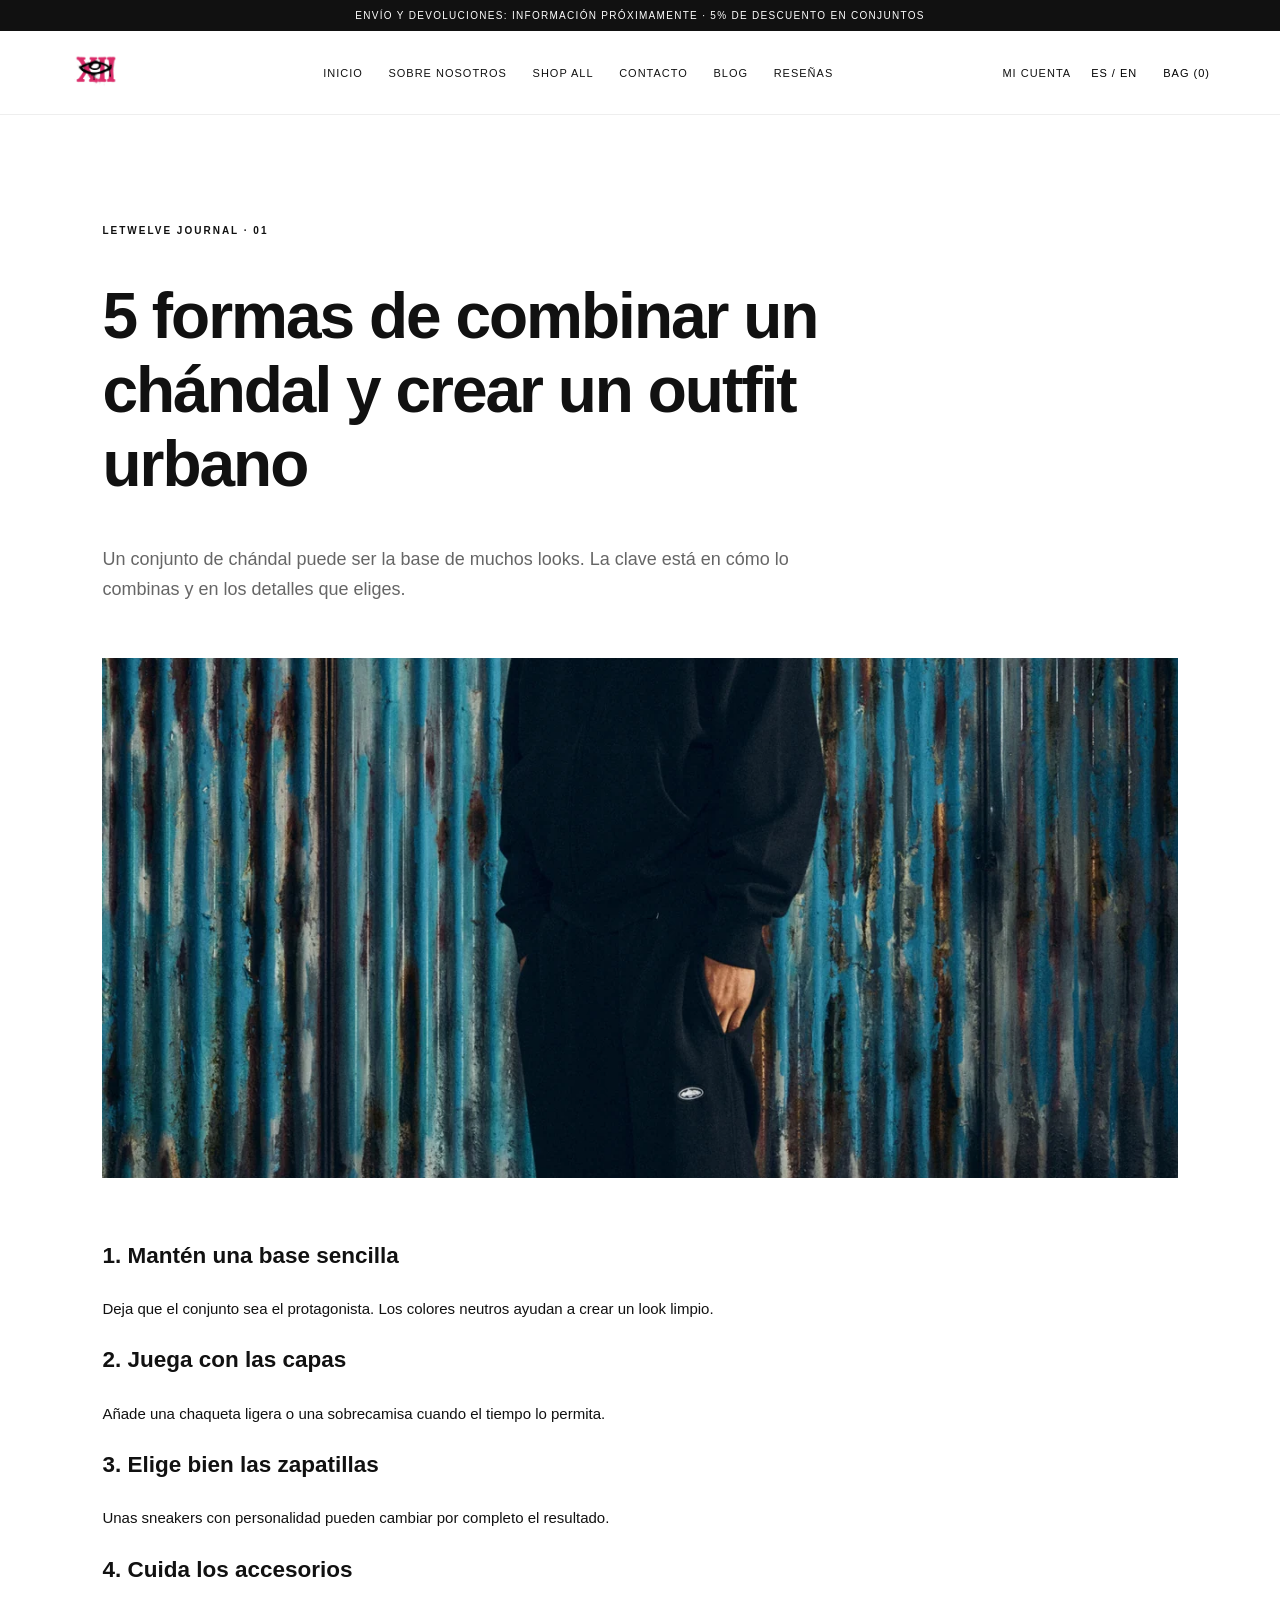
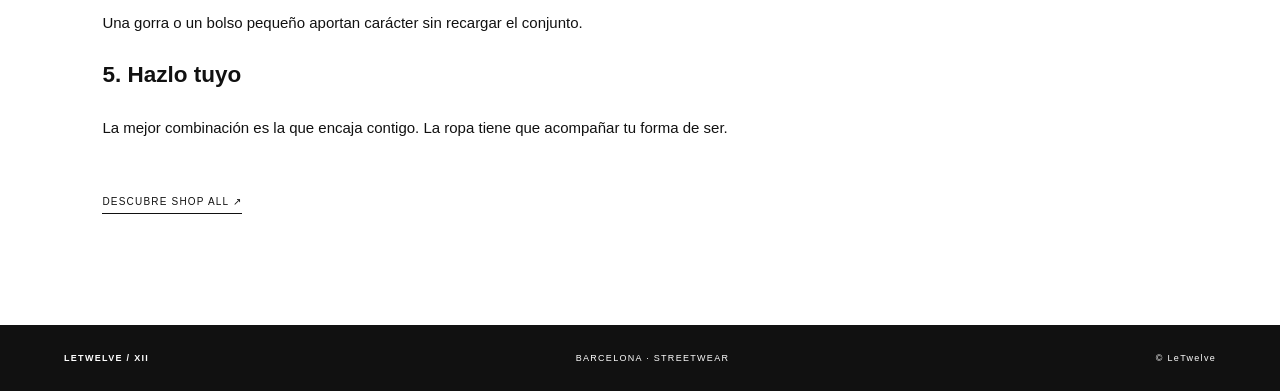
<file: blog/combinar-chandal.html>
<!doctype html><html lang="es"><head><meta charset="utf-8"><meta name="viewport" content="width=device-width,initial-scale=1"><link rel="stylesheet" href="../css/styles.css"><title>5 formas de combinar un chándal y crear un outfit urbano — LeTwelve</title></head><body><div class="announcement" data-i18n="announcement">ENVÍO Y DEVOLUCIONES: INFORMACIÓN PRÓXIMAMENTE · 5% DE DESCUENTO EN CONJUNTOS</div>
<header class="header">
  <button class="menu-toggle" type="button" aria-label="Abrir menú" aria-expanded="false">☰</button>
  <a class="brand" href="../index.html"><img src="../assets/logo-xii.png" alt="LeTwelve"></a>
  <nav class="nav" id="nav" aria-label="Navegación principal">
    <a href="../index.html" data-i18n="home">Inicio</a>
    <a href="../sobre-nosotros.html" data-i18n="about">Sobre nosotros</a>
    <a href="../shop.html">Shop All</a>
    <a href="../contacto.html" data-i18n="contact">Contacto</a>
    <a href="../blog/index.html">Blog</a>
    <a href="../resenas.html">Reseñas</a>
  </nav>
  <div class="header-actions">
    <a class="text-btn" href="../cuenta.html">MI CUENTA</a>
    <button id="langBtn" class="text-btn" type="button">ES / EN</button>
    <button id="cartOpen" class="text-btn cart-link" type="button">BAG (<span id="cartCount">0</span>)</button>
  </div>
</header><main class="article section-pad"><p class="eyebrow">LETWELVE JOURNAL · 01</p><h1 style="font-size:clamp(36px,6vw,64px);max-width:850px;letter-spacing:-2px">5 formas de combinar un chándal y crear un outfit urbano</h1><p style="font-size:18px;line-height:1.7;color:#666;max-width:760px">Un conjunto de chándal puede ser la base de muchos looks. La clave está en cómo lo combinas y en los detalles que eliges.</p><img src="../assets/black-model.png" style="width:100%;max-height:520px;object-fit:cover;margin:35px 0" alt="Estilo LeTwelve"><div style="max-width:760px;line-height:1.8;font-size:15px"><h2>1. Mantén una base sencilla</h2><p>Deja que el conjunto sea el protagonista. Los colores neutros ayudan a crear un look limpio.</p><h2>2. Juega con las capas</h2><p>Añade una chaqueta ligera o una sobrecamisa cuando el tiempo lo permita.</p><h2>3. Elige bien las zapatillas</h2><p>Unas sneakers con personalidad pueden cambiar por completo el resultado.</p><h2>4. Cuida los accesorios</h2><p>Una gorra o un bolso pequeño aportan carácter sin recargar el conjunto.</p><h2>5. Hazlo tuyo</h2><p>La mejor combinación es la que encaja contigo. La ropa tiene que acompañar tu forma de ser.</p></div><p style="margin-top:50px"><a class="underlink" href="../index.html#shop">DESCUBRE SHOP ALL ↗</a></p></main><div class="drawer-backdrop" id="backdrop"></div><aside class="cart-drawer" id="cartDrawer" aria-label="Carrito"><div class="drawer-head"><h2>YOUR BAG</h2><button id="cartClose" type="button" aria-label="Cerrar">✕</button></div><div id="cartItems" class="cart-items"><p class="empty">Tu carrito está vacío.</p></div><div class="drawer-bottom"><div class="subtotal"><span>Subtotal</span><b id="subtotal">0 €</b></div><p class="tiny">El descuento del 5% se aplica al comprar sudadera y pantalón juntos en una misma talla.</p><button id="checkout" class="button" type="button">CONTINUAR AL PAGO</button><small>El pago externo aún no está configurado.</small></div></aside>
<footer><a href="../index.html" class="footer-brand">LETWELVE / XII</a><span>BARCELONA · STREETWEAR</span><span>© LeTwelve</span></footer><script src="../js/i18n.js"></script><script src="../js/app.js"></script>
</body></html>
</file>
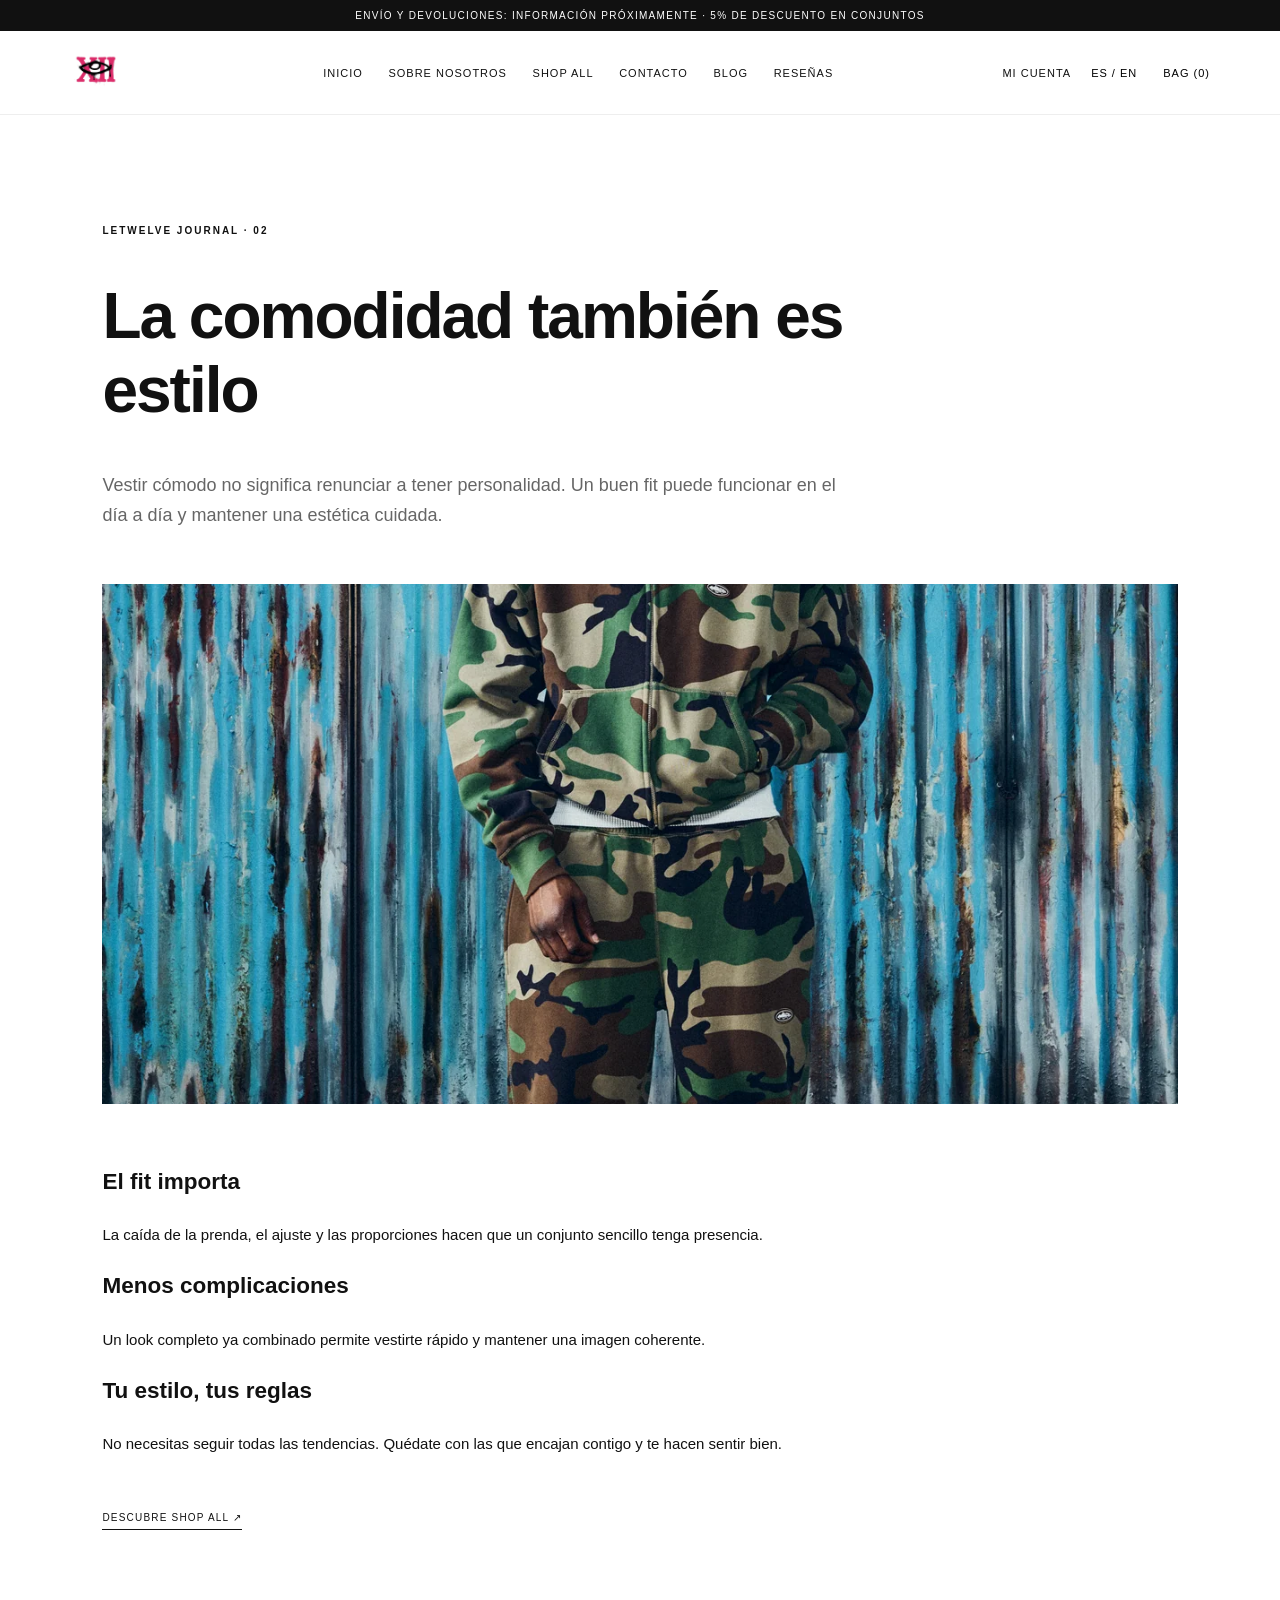
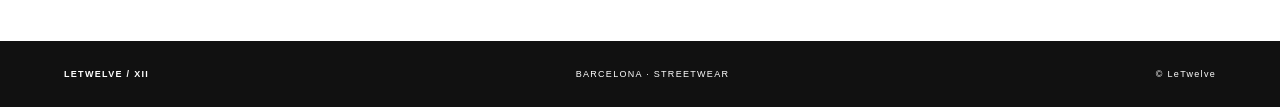
<file: blog/comodidad-estilo.html>
<!doctype html><html lang="es"><head><meta charset="utf-8"><meta name="viewport" content="width=device-width,initial-scale=1"><link rel="stylesheet" href="../css/styles.css"><title>La comodidad también es estilo — LeTwelve</title></head><body><div class="announcement" data-i18n="announcement">ENVÍO Y DEVOLUCIONES: INFORMACIÓN PRÓXIMAMENTE · 5% DE DESCUENTO EN CONJUNTOS</div>
<header class="header">
  <button class="menu-toggle" type="button" aria-label="Abrir menú" aria-expanded="false">☰</button>
  <a class="brand" href="../index.html"><img src="../assets/logo-xii.png" alt="LeTwelve"></a>
  <nav class="nav" id="nav" aria-label="Navegación principal">
    <a href="../index.html" data-i18n="home">Inicio</a>
    <a href="../sobre-nosotros.html" data-i18n="about">Sobre nosotros</a>
    <a href="../shop.html">Shop All</a>
    <a href="../contacto.html" data-i18n="contact">Contacto</a>
    <a href="../blog/index.html">Blog</a>
    <a href="../resenas.html">Reseñas</a>
  </nav>
  <div class="header-actions">
    <a class="text-btn" href="../cuenta.html">MI CUENTA</a>
    <button id="langBtn" class="text-btn" type="button">ES / EN</button>
    <button id="cartOpen" class="text-btn cart-link" type="button">BAG (<span id="cartCount">0</span>)</button>
  </div>
</header><main class="article section-pad"><p class="eyebrow">LETWELVE JOURNAL · 02</p><h1 style="font-size:clamp(36px,6vw,64px);max-width:850px;letter-spacing:-2px">La comodidad también es estilo</h1><p style="font-size:18px;line-height:1.7;color:#666;max-width:760px">Vestir cómodo no significa renunciar a tener personalidad. Un buen fit puede funcionar en el día a día y mantener una estética cuidada.</p><img src="../assets/camo-model.png" style="width:100%;max-height:520px;object-fit:cover;margin:35px 0" alt="Estilo LeTwelve"><div style="max-width:760px;line-height:1.8;font-size:15px"><h2>El fit importa</h2><p>La caída de la prenda, el ajuste y las proporciones hacen que un conjunto sencillo tenga presencia.</p><h2>Menos complicaciones</h2><p>Un look completo ya combinado permite vestirte rápido y mantener una imagen coherente.</p><h2>Tu estilo, tus reglas</h2><p>No necesitas seguir todas las tendencias. Quédate con las que encajan contigo y te hacen sentir bien.</p></div><p style="margin-top:50px"><a class="underlink" href="../index.html#shop">DESCUBRE SHOP ALL ↗</a></p></main><div class="drawer-backdrop" id="backdrop"></div><aside class="cart-drawer" id="cartDrawer" aria-label="Carrito"><div class="drawer-head"><h2>YOUR BAG</h2><button id="cartClose" type="button" aria-label="Cerrar">✕</button></div><div id="cartItems" class="cart-items"><p class="empty">Tu carrito está vacío.</p></div><div class="drawer-bottom"><div class="subtotal"><span>Subtotal</span><b id="subtotal">0 €</b></div><p class="tiny">El descuento del 5% se aplica al comprar sudadera y pantalón juntos en una misma talla.</p><button id="checkout" class="button" type="button">CONTINUAR AL PAGO</button><small>El pago externo aún no está configurado.</small></div></aside>
<footer><a href="../index.html" class="footer-brand">LETWELVE / XII</a><span>BARCELONA · STREETWEAR</span><span>© LeTwelve</span></footer><script src="../js/i18n.js"></script><script src="../js/app.js"></script>
</body></html>
</file>
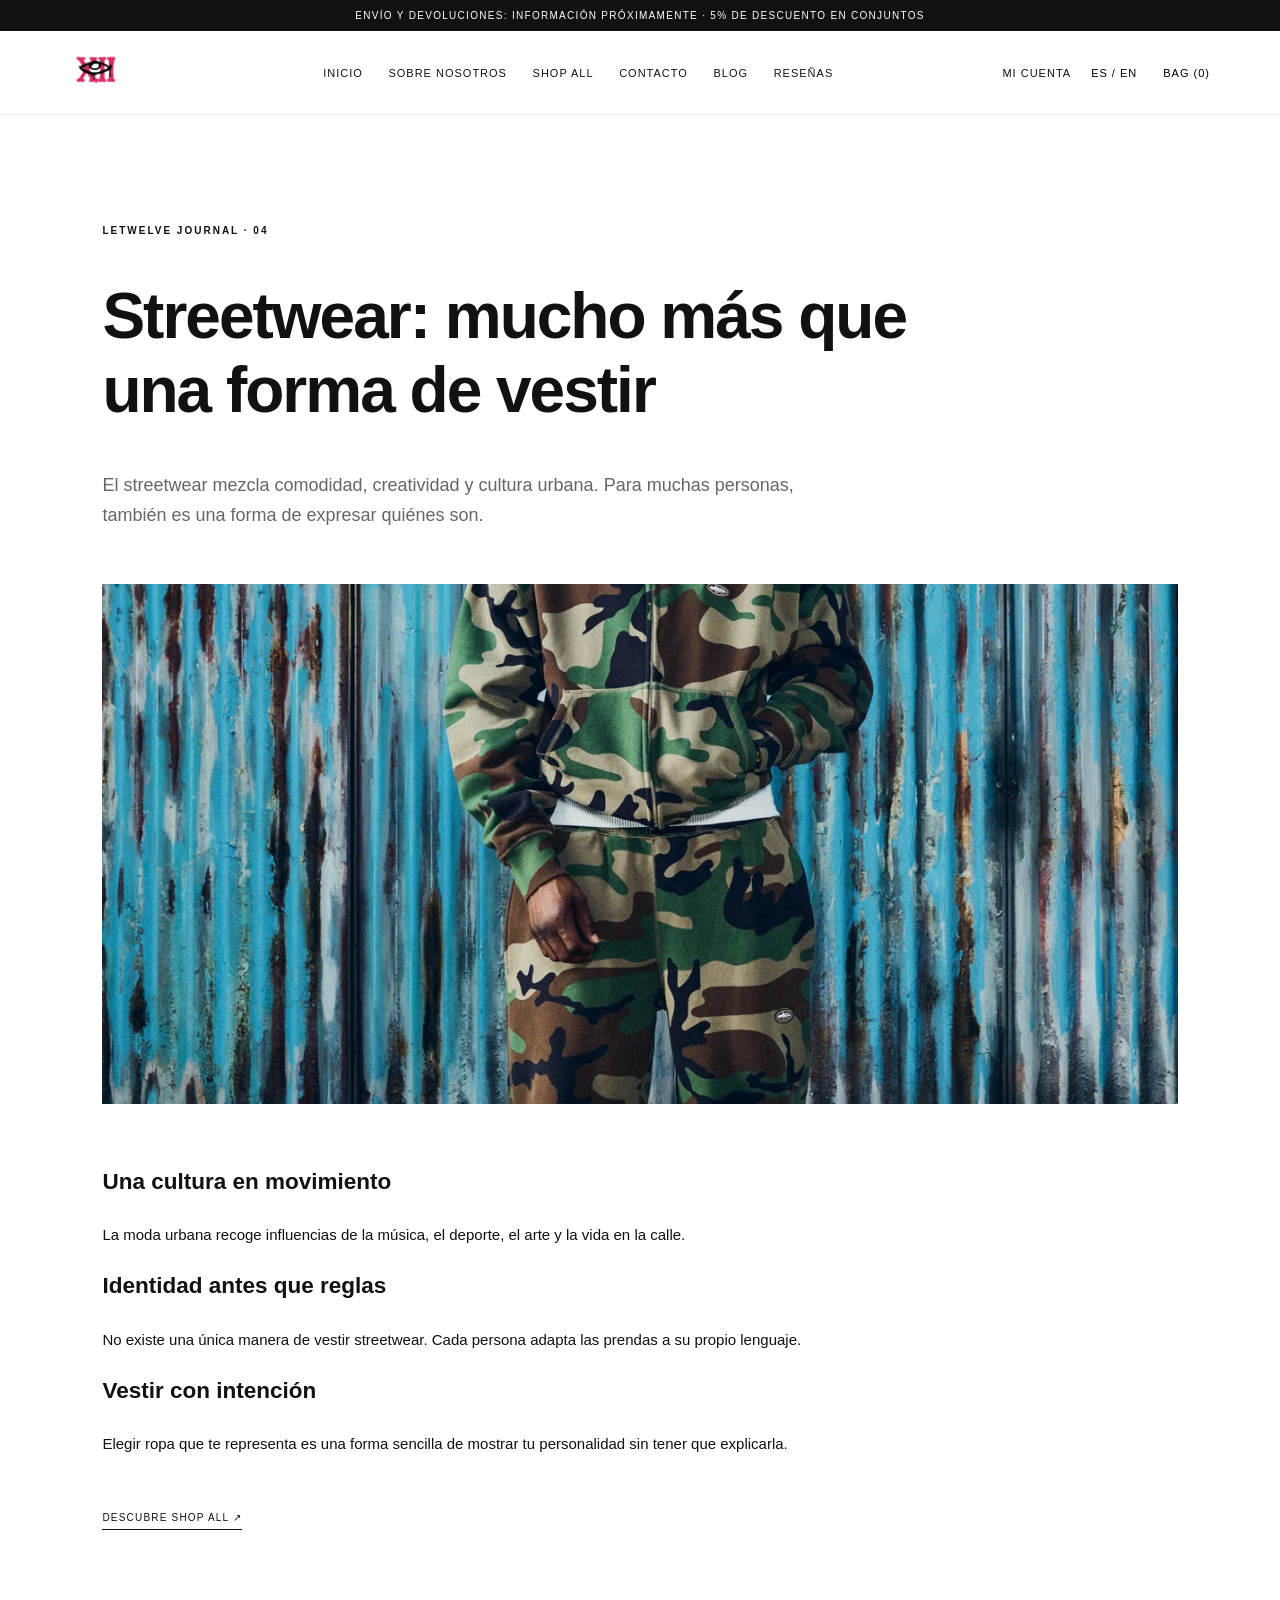
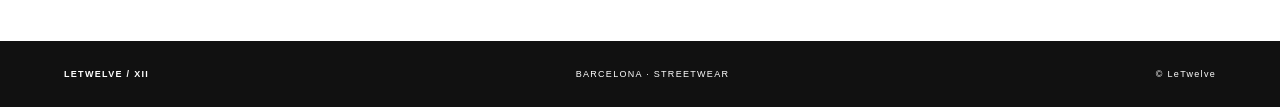
<file: blog/cultura-streetwear.html>
<!doctype html><html lang="es"><head><meta charset="utf-8"><meta name="viewport" content="width=device-width,initial-scale=1"><link rel="stylesheet" href="../css/styles.css"><title>Streetwear: mucho más que una forma de vestir — LeTwelve</title></head><body><div class="announcement" data-i18n="announcement">ENVÍO Y DEVOLUCIONES: INFORMACIÓN PRÓXIMAMENTE · 5% DE DESCUENTO EN CONJUNTOS</div>
<header class="header">
  <button class="menu-toggle" type="button" aria-label="Abrir menú" aria-expanded="false">☰</button>
  <a class="brand" href="../index.html"><img src="../assets/logo-xii.png" alt="LeTwelve"></a>
  <nav class="nav" id="nav" aria-label="Navegación principal">
    <a href="../index.html" data-i18n="home">Inicio</a>
    <a href="../sobre-nosotros.html" data-i18n="about">Sobre nosotros</a>
    <a href="../shop.html">Shop All</a>
    <a href="../contacto.html" data-i18n="contact">Contacto</a>
    <a href="../blog/index.html">Blog</a>
    <a href="../resenas.html">Reseñas</a>
  </nav>
  <div class="header-actions">
    <a class="text-btn" href="../cuenta.html">MI CUENTA</a>
    <button id="langBtn" class="text-btn" type="button">ES / EN</button>
    <button id="cartOpen" class="text-btn cart-link" type="button">BAG (<span id="cartCount">0</span>)</button>
  </div>
</header><main class="article section-pad"><p class="eyebrow">LETWELVE JOURNAL · 04</p><h1 style="font-size:clamp(36px,6vw,64px);max-width:850px;letter-spacing:-2px">Streetwear: mucho más que una forma de vestir</h1><p style="font-size:18px;line-height:1.7;color:#666;max-width:760px">El streetwear mezcla comodidad, creatividad y cultura urbana. Para muchas personas, también es una forma de expresar quiénes son.</p><img src="../assets/camo-model.png" style="width:100%;max-height:520px;object-fit:cover;margin:35px 0" alt="Estilo LeTwelve"><div style="max-width:760px;line-height:1.8;font-size:15px"><h2>Una cultura en movimiento</h2><p>La moda urbana recoge influencias de la música, el deporte, el arte y la vida en la calle.</p><h2>Identidad antes que reglas</h2><p>No existe una única manera de vestir streetwear. Cada persona adapta las prendas a su propio lenguaje.</p><h2>Vestir con intención</h2><p>Elegir ropa que te representa es una forma sencilla de mostrar tu personalidad sin tener que explicarla.</p></div><p style="margin-top:50px"><a class="underlink" href="../index.html#shop">DESCUBRE SHOP ALL ↗</a></p></main><div class="drawer-backdrop" id="backdrop"></div><aside class="cart-drawer" id="cartDrawer" aria-label="Carrito"><div class="drawer-head"><h2>YOUR BAG</h2><button id="cartClose" type="button" aria-label="Cerrar">✕</button></div><div id="cartItems" class="cart-items"><p class="empty">Tu carrito está vacío.</p></div><div class="drawer-bottom"><div class="subtotal"><span>Subtotal</span><b id="subtotal">0 €</b></div><p class="tiny">El descuento del 5% se aplica al comprar sudadera y pantalón juntos en una misma talla.</p><button id="checkout" class="button" type="button">CONTINUAR AL PAGO</button><small>El pago externo aún no está configurado.</small></div></aside>
<footer><a href="../index.html" class="footer-brand">LETWELVE / XII</a><span>BARCELONA · STREETWEAR</span><span>© LeTwelve</span></footer><script src="../js/i18n.js"></script><script src="../js/app.js"></script>
</body></html>
</file>
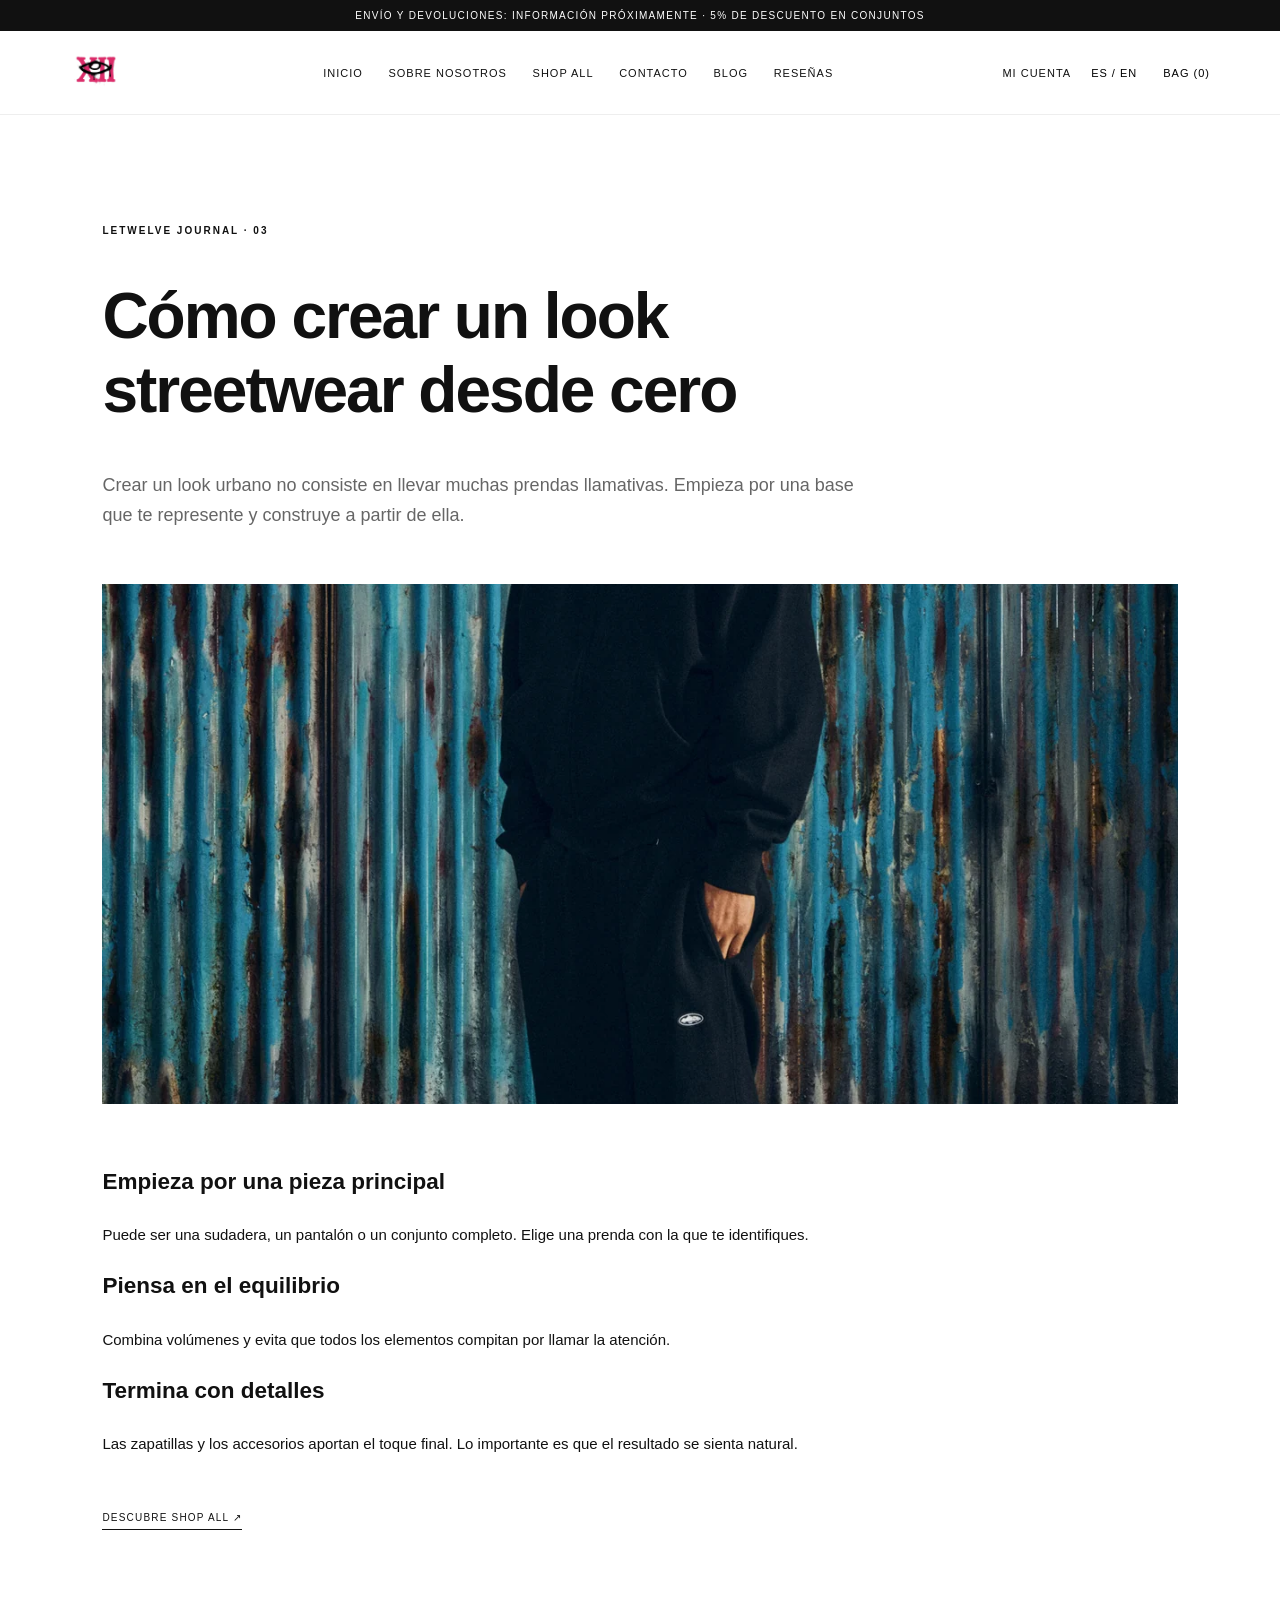
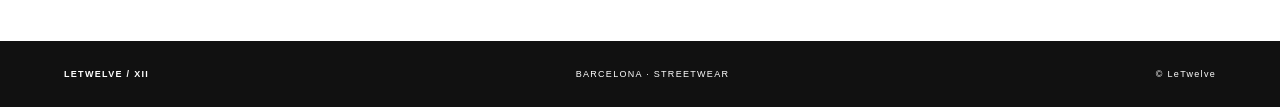
<file: blog/look-streetwear.html>
<!doctype html><html lang="es"><head><meta charset="utf-8"><meta name="viewport" content="width=device-width,initial-scale=1"><link rel="stylesheet" href="../css/styles.css"><title>Cómo crear un look streetwear desde cero — LeTwelve</title></head><body><div class="announcement" data-i18n="announcement">ENVÍO Y DEVOLUCIONES: INFORMACIÓN PRÓXIMAMENTE · 5% DE DESCUENTO EN CONJUNTOS</div>
<header class="header">
  <button class="menu-toggle" type="button" aria-label="Abrir menú" aria-expanded="false">☰</button>
  <a class="brand" href="../index.html"><img src="../assets/logo-xii.png" alt="LeTwelve"></a>
  <nav class="nav" id="nav" aria-label="Navegación principal">
    <a href="../index.html" data-i18n="home">Inicio</a>
    <a href="../sobre-nosotros.html" data-i18n="about">Sobre nosotros</a>
    <a href="../shop.html">Shop All</a>
    <a href="../contacto.html" data-i18n="contact">Contacto</a>
    <a href="../blog/index.html">Blog</a>
    <a href="../resenas.html">Reseñas</a>
  </nav>
  <div class="header-actions">
    <a class="text-btn" href="../cuenta.html">MI CUENTA</a>
    <button id="langBtn" class="text-btn" type="button">ES / EN</button>
    <button id="cartOpen" class="text-btn cart-link" type="button">BAG (<span id="cartCount">0</span>)</button>
  </div>
</header><main class="article section-pad"><p class="eyebrow">LETWELVE JOURNAL · 03</p><h1 style="font-size:clamp(36px,6vw,64px);max-width:850px;letter-spacing:-2px">Cómo crear un look streetwear desde cero</h1><p style="font-size:18px;line-height:1.7;color:#666;max-width:760px">Crear un look urbano no consiste en llevar muchas prendas llamativas. Empieza por una base que te represente y construye a partir de ella.</p><img src="../assets/black-model.png" style="width:100%;max-height:520px;object-fit:cover;margin:35px 0" alt="Estilo LeTwelve"><div style="max-width:760px;line-height:1.8;font-size:15px"><h2>Empieza por una pieza principal</h2><p>Puede ser una sudadera, un pantalón o un conjunto completo. Elige una prenda con la que te identifiques.</p><h2>Piensa en el equilibrio</h2><p>Combina volúmenes y evita que todos los elementos compitan por llamar la atención.</p><h2>Termina con detalles</h2><p>Las zapatillas y los accesorios aportan el toque final. Lo importante es que el resultado se sienta natural.</p></div><p style="margin-top:50px"><a class="underlink" href="../index.html#shop">DESCUBRE SHOP ALL ↗</a></p></main><div class="drawer-backdrop" id="backdrop"></div><aside class="cart-drawer" id="cartDrawer" aria-label="Carrito"><div class="drawer-head"><h2>YOUR BAG</h2><button id="cartClose" type="button" aria-label="Cerrar">✕</button></div><div id="cartItems" class="cart-items"><p class="empty">Tu carrito está vacío.</p></div><div class="drawer-bottom"><div class="subtotal"><span>Subtotal</span><b id="subtotal">0 €</b></div><p class="tiny">El descuento del 5% se aplica al comprar sudadera y pantalón juntos en una misma talla.</p><button id="checkout" class="button" type="button">CONTINUAR AL PAGO</button><small>El pago externo aún no está configurado.</small></div></aside>
<footer><a href="../index.html" class="footer-brand">LETWELVE / XII</a><span>BARCELONA · STREETWEAR</span><span>© LeTwelve</span></footer><script src="../js/i18n.js"></script><script src="../js/app.js"></script>
</body></html>
</file>
<file: css/styles.css>
*{box-sizing:border-box}html{scroll-behavior:smooth}body{margin:0;background:#fff;color:#111;font-family:Arial,Helvetica,sans-serif}a{color:inherit;text-decoration:none}button,input,select{font:inherit}.announcement{text-align:center;background:#111;color:#fff;font-size:10px;letter-spacing:1.3px;padding:10px}.header{height:78px;display:flex;align-items:center;justify-content:space-between;padding:0 5%;border-bottom:1px solid #eee;position:sticky;top:0;background:#fff;z-index:20}.brand img{width:64px;height:55px;object-fit:contain}.nav{display:flex;gap:32px;font-size:11px;text-transform:uppercase;letter-spacing:1px}.nav a:hover,.underlink:hover{color:#e52e80}.header-actions{display:flex;gap:18px;align-items:center}.text-btn,.menu-toggle{border:0;background:none;cursor:pointer;font-size:11px;letter-spacing:1px}.menu-toggle{display:none}.hero{height:min(680px,75vw);min-height:490px;position:relative;overflow:hidden;background:#222}.hero-img{width:100%;height:100%;object-fit:cover;object-position:center 36%;filter:brightness(.72)}.hero-shade{position:absolute;inset:0;background:linear-gradient(90deg,rgba(0,0,0,.5),transparent 75%)}.hero-copy{position:absolute;left:9%;top:50%;transform:translateY(-50%);color:white}.eyebrow{font-size:10px;letter-spacing:2px;font-weight:bold}.hero h1{font-size:clamp(48px,8vw,104px);line-height:.88;letter-spacing:-5px;margin:22px 0 32px}.button{border:1px solid #111;background:#111;color:white;padding:15px 22px;font-size:10px;letter-spacing:1.4px;cursor:pointer;display:inline-block}.button:hover{background:#e52e80;border-color:#e52e80}.button-light{background:white;color:#111;border-color:white}.hero-index{position:absolute;bottom:25px;right:5%;color:white;font-size:10px;letter-spacing:2px}.section-pad{padding:100px 8%}.intro{text-align:center}.intro h2{font-size:clamp(32px,5vw,62px);letter-spacing:-2px;line-height:1.05;margin:24px 0}.underlink{border:0;border-bottom:1px solid #111;background:none;padding:0 0 6px;font-size:10px;letter-spacing:1.2px;cursor:pointer}.section-heading{display:flex;justify-content:space-between;align-items:end;margin-bottom:35px}.section-heading h2,.about h2,.newsletter h2{font-size:42px;letter-spacing:-2px;margin:8px 0}.section-heading>p{font-size:11px;color:#666}.products{display:grid;grid-template-columns:repeat(2,minmax(0,1fr));gap:28px}.product-image{height:520px;background:#f3f3f3;position:relative;overflow:hidden}.product-image img{width:100%;height:100%;object-fit:cover;object-position:center 30%;transition:transform .5s}.product-card:hover .product-image img{transform:scale(1.025)}.tag{position:absolute;top:16px;left:16px;background:white;padding:8px 11px;font-size:9px;letter-spacing:1px}.product-meta{display:flex;justify-content:space-between;align-items:start;margin-top:18px}.product-meta h3{font-size:16px;margin:0 0 6px}.product-meta p,.product-note{font-size:11px;color:#777;margin:0}.product-meta strong{font-size:14px}.product-note{margin-top:8px}.product-actions{display:flex;gap:8px;margin-top:15px}.product-actions select{min-width:90px;border:1px solid #ddd;padding:0 10px;background:#fff;font-size:11px}.product-actions .button{flex:1}.separate{display:flex;gap:20px;margin-top:16px}.separate .underlink{font-size:9px}.price-info{display:flex;gap:35px;border-top:1px solid #eee;margin-top:55px;padding-top:22px;font-size:12px}.price-info em{font-style:normal;color:#e52e80}.editorial{display:grid;grid-template-columns:1.2fr 1fr;min-height:480px;background:#f5f5f5}.editorial img{width:100%;height:480px;object-fit:cover;object-position:center 30%}.editorial>div{align-self:center;padding:10%}.editorial h2{font-size:clamp(42px,6vw,72px);line-height:.95;letter-spacing:-3px}.about{display:grid;grid-template-columns:1fr 1fr;gap:8%;align-items:center}.about-image img{width:100%;display:block}.about-copy p:not(.eyebrow){font-size:13px;line-height:1.8;color:#555}.blog{background:#fafafa}.blog-grid{display:grid;grid-template-columns:repeat(4,1fr);gap:20px}.blog-card img{width:100%;height:250px;object-fit:cover;background:#eee}.blog-card span{display:block;font-size:9px;letter-spacing:1px;color:#888;margin:15px 0 8px}.blog-card h3{font-size:16px;line-height:1.3;min-height:62px}.blog-card b{font-size:9px;letter-spacing:1px}.newsletter{text-align:center}.newsletter>p:not(.eyebrow){font-size:13px;color:#666}.newsletter form{max-width:420px;margin:30px auto 12px;display:grid;gap:10px}.newsletter input:not([type=checkbox]){padding:15px;border:1px solid #ddd}.consent{font-size:10px;color:#666;text-align:left;display:flex;gap:8px;align-items:start}.newsletter small{font-size:10px;color:#888}.contact-mail{margin-top:35px!important}.contact-mail a{border-bottom:1px solid}footer{background:#111;color:#fff;padding:28px 5%;display:flex;justify-content:space-between;font-size:9px;letter-spacing:1.3px}.footer-brand{font-weight:bold}.drawer-backdrop{position:fixed;inset:0;background:#0008;z-index:29;opacity:0;pointer-events:none;transition:.25s}.cart-drawer{position:fixed;right:0;top:0;height:100dvh;width:min(440px,100%);background:white;z-index:30;transform:translateX(100%);transition:.3s;display:flex;flex-direction:column;padding:25px}.cart-open .cart-drawer{transform:translateX(0)}.cart-open .drawer-backdrop{opacity:1;pointer-events:auto}.drawer-head,.subtotal{display:flex;justify-content:space-between;align-items:center}.drawer-head h2{font-size:17px;letter-spacing:2px}.drawer-head button{border:0;background:none;font-size:20px;cursor:pointer}.cart-items{overflow:auto;flex:1}.cart-row{display:grid;grid-template-columns:1fr auto;gap:8px;border-bottom:1px solid #eee;padding:18px 0;font-size:12px}.cart-row small{display:block;color:#777;margin-top:5px}.remove{border:0;background:none;text-decoration:underline;font-size:10px;cursor:pointer}.empty{color:#888;font-size:13px;margin-top:35px}.drawer-bottom{border-top:1px solid #eee;padding-top:20px}.subtotal{font-size:14px}.tiny,.drawer-bottom small{font-size:10px;color:#777;line-height:1.5}.drawer-bottom .button{width:100%;margin:10px 0}.popup{display:none;position:fixed;z-index:40;right:25px;bottom:25px;width:min(340px,calc(100% - 32px));padding:32px;background:#fff;box-shadow:0 8px 40px #0002;border:1px solid #eee}.popup.show{display:block}.popup h2{font-size:32px;margin:10px 0}.popup p:not(.eyebrow){font-size:13px;color:#555;line-height:1.5}.popup-close{position:absolute;right:12px;top:8px;border:0;background:none;font-size:22px;cursor:pointer}.sr-only{position:absolute;width:1px;height:1px;padding:0;margin:-1px;overflow:hidden;clip:rect(0,0,0,0);white-space:nowrap;border:0}
@media(max-width:800px){.header{height:65px;padding:0 4%}.menu-toggle{display:block}.brand{position:absolute;left:50%;transform:translateX(-50%)}.brand img{width:55px}.nav{display:none;position:absolute;top:65px;left:0;right:0;background:#fff;padding:25px;flex-direction:column;gap:22px;border-bottom:1px solid #eee}.nav.open{display:flex}.header-actions{gap:10px}.text-btn{font-size:9px}.hero{min-height:560px;height:75vh}.hero-img{object-position:58% center}.hero h1{letter-spacing:-3px}.section-pad{padding:70px 6%}.products{gap:15px}.product-image{height:360px}.product-actions{flex-direction:column}.product-actions select{padding:12px}.product-actions .button{padding:13px 8px}.separate{flex-direction:column;gap:10px}.price-info{flex-wrap:wrap;gap:14px}.editorial{grid-template-columns:1fr}.editorial img{height:380px}.editorial>div{padding:45px 8%}.about{grid-template-columns:1fr;gap:35px}.blog-grid{grid-template-columns:repeat(2,1fr);gap:24px 15px}.blog-card img{height:220px}.section-heading h2,.about h2,.newsletter h2{font-size:34px}footer{gap:14px;flex-wrap:wrap}}
@media(max-width:480px){.announcement{font-size:8px}.cart-link{font-size:8px}.hero{min-height:520px}.hero-copy{left:7%}.products{grid-template-columns:1fr}.product-image{height:460px}.blog-grid{grid-template-columns:1fr 1fr}.blog-card img{height:170px}.blog-card h3{font-size:13px}.section-heading{align-items:start;gap:10px;flex-direction:column}.price-info{font-size:11px}}

.page-title{font-size:clamp(40px,7vw,76px);letter-spacing:-3px;margin:10px 0 18px}.shop-intro{font-size:14px;color:#666;line-height:1.7;max-width:650px;margin-bottom:45px}.shop-products{grid-template-columns:repeat(3,minmax(0,1fr));gap:25px}.shop-products .product-image{height:360px}.home-links{display:flex;justify-content:space-between;gap:20px;flex-wrap:wrap;border-top:1px solid #eee}.home-links a{font-size:11px;letter-spacing:1.2px;border-bottom:1px solid;padding-bottom:8px}.contact-page,.account-page{max-width:900px;margin:auto}.contact-form,.account-box{max-width:540px;display:grid;gap:18px;margin-top:35px}.contact-form label,.account-box label{display:grid;gap:8px;font-size:11px;letter-spacing:.5px}.contact-form input,.contact-form select,.contact-form textarea,.account-box input{width:100%;padding:14px;border:1px solid #ddd;background:#fff;font:inherit;font-size:13px}.contact-form textarea{resize:vertical}.form-note{font-size:11px;color:#888;line-height:1.6}.account-box{border:1px solid #eee;padding:28px}.account-tabs{display:flex;gap:22px;border-bottom:1px solid #eee;padding-bottom:15px}.account-tabs button{border:0;background:none;font-size:10px;letter-spacing:1px;cursor:pointer;color:#888}.account-tabs button.active{color:#111;border-bottom:1px solid #111;padding-bottom:6px}.legal-page{max-width:900px;margin:auto}.legal-page h2{font-size:18px;margin:30px 0 8px}.legal-page p{font-size:13px;line-height:1.8;color:#555}.legal-warning{margin-top:45px;padding:18px;background:#f5f5f5;color:#7a4a00!important}.header .nav{display:flex}
@media(max-width:800px){.shop-products{grid-template-columns:repeat(2,minmax(0,1fr))}.shop-products .product-image{height:320px}.home-links{flex-direction:column}.header .nav{display:none}.header .nav.open{display:flex}}
@media(max-width:480px){.shop-products{grid-template-columns:1fr}.shop-products .product-image{height:440px}.account-box{padding:18px}}

.product-link{display:block;color:inherit;text-decoration:none}.product-link:hover h3{text-decoration:underline}.product-view-button{display:block;text-align:center;text-decoration:none;margin-top:12px}
.product-detail{max-width:1240px;margin:0 auto}.product-detail-grid{display:grid;grid-template-columns:minmax(0,1.15fr) minmax(320px,.85fr);gap:6vw;align-items:start;margin-top:28px}.product-detail-image img{width:100%;display:block;object-fit:cover;max-height:780px}.product-detail-info{position:sticky;top:28px;display:flex;flex-direction:column;align-items:flex-start;gap:14px}.detail-price{font-size:22px;font-weight:700}.detail-price del{font-size:16px;color:#888;margin-right:8px}.detail-size,.detail-qty{width:100%;max-width:420px;padding:14px;border:1px solid #ccc;background:white;font:inherit}.detail-qty{max-width:120px}.product-detail-info label{font-size:13px;font-weight:600;margin-top:8px}.product-detail-info .button{width:100%;max-width:420px}.detail-extra{border-top:1px solid #ddd;margin-top:20px;padding-top:12px;width:100%;font-size:13px}.reviews-page{max-width:1200px;margin:0 auto}.reviews-layout{display:grid;grid-template-columns:1fr 1fr;gap:6vw;margin-top:35px}.reviews-layout h2{font-size:20px}.reviews-list{display:grid;gap:14px}.review-card{border-bottom:1px solid #ddd;padding:15px 0}.review-stars{letter-spacing:2px;margin:7px 0}.consent-line{display:flex!important;flex-direction:row!important;align-items:flex-start;gap:10px;font-size:12px!important}.consent-line input{margin-top:3px}@media(max-width:760px){.product-detail-grid,.reviews-layout{grid-template-columns:1fr}.product-detail-info{position:static}.product-detail-image img{max-height:none}.product-detail{padding-top:24px}}

/* LeTwelve centered lead magnet */
.popup-overlay{display:none;position:fixed;inset:0;z-index:60;background:rgba(0,0,0,.58);align-items:center;justify-content:center;padding:18px}
.popup-overlay.show{display:flex}.popup{display:block;position:relative;inset:auto;right:auto;bottom:auto;width:min(470px,100%);max-height:90vh;overflow:auto;padding:38px;background:#fff;box-shadow:0 15px 60px #0004;border:0;text-align:center}
.popup h2{font-size:clamp(32px,7vw,46px);letter-spacing:-2px}.popup-close{font-size:28px;right:15px;top:10px}
.lead-form{display:grid;gap:13px;text-align:left;margin:22px 0 14px}.lead-form label:not(.lead-consent){display:grid;gap:6px;font-size:11px;letter-spacing:.4px}.lead-form input:not([type=checkbox]){width:100%;padding:13px;border:1px solid #ddd;font:inherit;font-size:13px}.lead-consent{display:flex;gap:8px;align-items:flex-start;font-size:10px;color:#666;line-height:1.5}.lead-form .button{width:100%}.popup>small,.popup small{display:block;font-size:9px;color:#888;line-height:1.5}.discount-code{display:block;font-size:28px;letter-spacing:3px;margin:18px 0}.product-link{display:block;color:inherit;text-decoration:none}.product-view-button{display:block;text-align:center;text-decoration:none;margin-top:12px}

/* LeTwelve shared header and account access */
.header{display:grid;grid-template-columns:90px minmax(0,1fr) auto;gap:22px;min-height:78px;height:auto;padding:12px 5%;}
.header .brand{grid-column:1;grid-row:1}.header .nav{grid-column:2;grid-row:1;justify-content:center;flex-wrap:wrap;gap:clamp(12px,2vw,30px)}
.header .header-actions{grid-column:3;grid-row:1;white-space:nowrap;gap:14px}
.header .nav a{white-space:nowrap}.account-page{min-height:62vh}.account-box form{display:grid;gap:18px}.account-box [hidden]{display:none!important}.account-forgot{margin-top:18px}.account-box button:disabled{opacity:.6;cursor:wait}
@media(max-width:1050px){.header{grid-template-columns:45px 70px 1fr;gap:12px}.header .menu-toggle{display:block;grid-column:1;grid-row:1}.header .brand{grid-column:2;grid-row:1}.header .nav{display:none;position:absolute;left:0;right:0;top:100%;background:#fff;border-bottom:1px solid #eee;padding:22px 5%;flex-direction:column;align-items:flex-start;gap:18px}.header .nav.open{display:flex}.header .header-actions{grid-column:3;grid-row:1;justify-content:flex-end;gap:10px}.header .text-btn{font-size:9px}}
@media(max-width:480px){.header{padding:10px 4%;grid-template-columns:32px 48px 1fr;min-height:66px}.brand img{width:48px;height:44px}.header .header-actions{gap:8px}.header .text-btn{font-size:8px;letter-spacing:.4px}.header .nav{top:100%}.account-box{padding:18px}}
</file>
